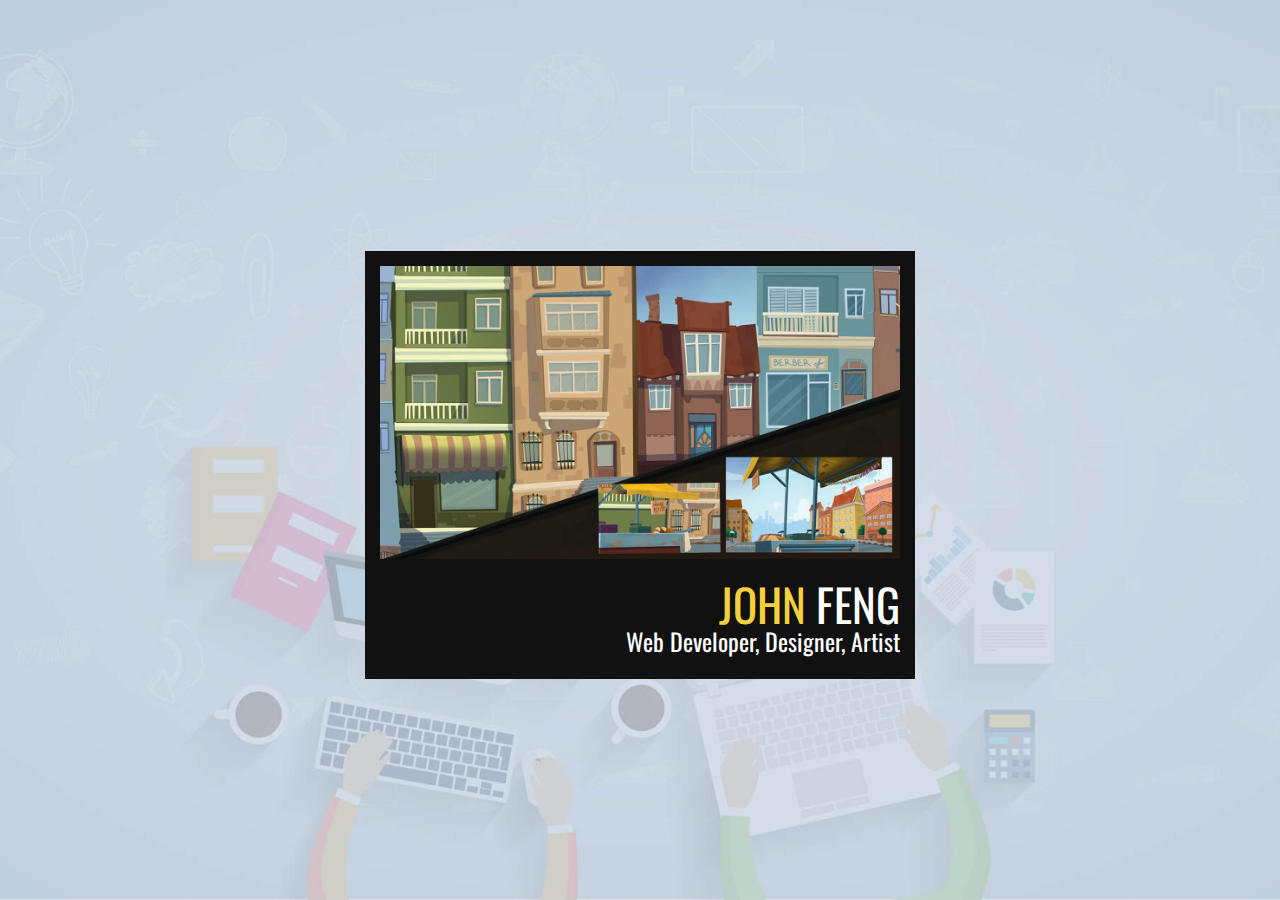
<file: index.html>
﻿<!DOCTYPE html>
<!--[if lt IE 7 ]><html class="ie ie6" lang="en"> <![endif]-->
<!--[if IE 7 ]><html class="ie ie7" lang="en"> <![endif]-->
<!--[if IE 8 ]><html class="ie ie8" lang="en"> <![endif]-->
<!--[if (gte IE 9)|!(IE)]><!--><html lang="en"> <!--<![endif]-->
<head>
<!-- Basic Page Needs
================================================== -->
<title>MrFeng Blog</title>
<meta charset="utf-8">
<meta http-equiv="X-UA-Compatible" content="IE=edge">
<meta name="description" content="">
<meta name="author" content="">

<!-- Mobile Specific Metas 
================================================== -->
<meta content="width=device-width,initial-scale=1" name="viewport">

<!-- Favicons
================================================== -->
<link rel="shortcut icon" href="./timg.jpg" type="image/x-icon" />

<!--fonts
====================================================-->
<link href="https://fonts.googleapis.com/css?family=Open+Sans:400,600,700%7cOswald:400,700" rel="stylesheet">
<!--stylesheets
====================================================-->
<link rel="stylesheet" type="text/css" href="css/bootstrap.min.css">
<link rel="stylesheet" type="text/css" href="css/font-awesome.min.css">  
<link rel="stylesheet" type="text/css" href="css/style.css">
<link rel="stylesheet" type="text/css" href="css/simpletextrotator.css"> 

<!--[if lt IE 9]>
	<script src="http://html5shim.googlecode.com/svn/trunk/html5.js"></script>
<![endif]--> 
<script src="js/jquery.min.js"></script> <!-- JQUERY -->
</head>
<body>

<!--FRONT PAGE/ SPLASH SCREEN SECTION-->

<div class="loading-screen"></div>

<div id="frontpage"> 
	<div class="shadow-img"></div> 
	<img src="images/front-image.jpg" class="front-img img-responsive" alt ="Front-image"><!--IMAGE FOR FRONT SCREEN-->
	<h1>John <span class="invert">Feng</span></h1><!--PROFILE NAME-->
	<h3 class="invert" style="margin-top: -10px; margin-bottom: 10px;">Web <span class="rotate">Developer, Designer, Artist</span></h3> <!--SUBTITLE IN PROFILE-->
	<div class="frontclick"><img src="images/click.png" alt="" class="img-responsive"><span class="pulse"></span></div>
</div>
<!--FRONT PAGE/ SPLASH SCREEN SECTION ENDS-->
<!--container-->
<div class="container">
	<div id="content" class="row hidden">
		<div class="col-sm-4">
			<!--namecard-->
			<div id="namecard" class="namecard">
				<div class="shadow-img"></div>
				<h1 class="maintitle">Mr <span class="invert">Feng</span></h1><!--PROFILE NAME-->
				<h3 class="invert sub-maintitle">Web 
					<span class="rotate">Developer, Designer, Artist</span><!--SUBTITLE AFTET NAME-->
				</h3>
				<img id="profile-img" class="profile-img transparent" src="images/profile-thum.png" alt="profile-image"><!--PROFILE IMAGE-->
			</div><!--/#namecard-->
			<!--menu-->
			<div id="menu-container">
				<!--PAGE MENU-->
				<ul class="nav-menu no-padding">
					<li class="nav-btn selected" title="Home" data-page="home">
						<div class="hover-background"></div>
						<span>Home</span><i class="fa fa-user fa-fw"></i>
					</li>
					<li class="nav-btn" id="resume-btn" title="Resume"  data-page="resume">
						<div class="hover-background"></div>
						<span>Resume</span><i class="fa fa-file-text fa-fw"></i>
					</li>
				   <li class="nav-btn folio-btn" data-filter="*" title="Portfolio" data-page="portfolio">
						<div class="hover-background"></div>
						<span>Portfolio</span><i class="fa fa-suitcase fa-fw"></i>
					</li>
					<li class="nav-btn" title="Contact" id="contact-link" data-page="contact">
						<div class="hover-background"></div>
						<span>Contact</span><i class="fa fa-paper-plane fa-fw"></i>
					</li>
				</ul><!--/.nav-menu __PAGE MENU ENDS-->

				<!--SOCIAL NAV MENU-->
				<div class="social-menu-container">
					<ul class="social-menu no-padding">                     
						<li><a href=""><i class="fa fa-facebook"></i></a></li>
						<li><a href=""><i class="fa fa-google-plus"></i></a></li>
						<li><a href=""><i class="fa fa-youtube"></i></a></li>
						<li><a href=""><i class="fa fa-pinterest-p"></i></a></li>
						<li><a href=""><i class="fa fa-linkedin"></i></a></li>
					</ul>
				</div><!--/.social-menu-container-->
			</div><!--#menu-container-->
		</div>
		<div class="col-sm-8 page-segment">
			<ul class="page-container no-padding">
				<!--HOME/PROFILE PAGE-->
				<li id="home" class="selected">
					<div class="title-container hidden">
						<div class="shadow-img"></div> 
						<h2 class="rotate-out">Welcome To <span class="invert">My Profile</span></h2><!--HOME TITLE-->                          
					</div>
					<div class="description hidden">
						<div class="watermark-home"></div> 

						<div class="fade-text transparent">
							<!--DESCRIPTION ON HOME-->
							<div class="strong-text">Hello, I am <span>Mr Feng</span></div>
							<div class="focus-text"><span>Web Developer & </span><span>Web Designer</span></div>
							<p class="large-paragraph">I have ten years experience as a web/interface designer.I have a love of clean, elegant styling. I have lots of experience in the production of CSS and HTML for modern websites.</p>         
							<!--DESCRIPTION ON HOME ENDS-->
						</div>

						<!--ALL PERSONAL DETAILS-->
						<h3 class="personal-info-title title">Personal Info</h3>
						<ul class="personal-info">
							<li class="rotate-out rotated"><label>Name</label><span>Anderson smith</span></li>                     
							<li class="rotate-out rotated"><label>Address</label><span>Melbourne Victoria 3000 Australia</span></li>
							<li class="rotate-out rotated"><label>Email</label><span>nurealamsabbir@authlab.io</span></li>  
							<li class="rotate-out rotated"><label>Phone</label><span>+8801979791001</span></li>
						</ul><!--/ul.personal-info-->
					</div>
				</li><!--/#home-->

				<!--RESUME PAGE-->
				<li id="resume" class="hidden">
					<div class="title-container">
						<div class="shadow-img"></div>
						<h2 class="rotate-out rotated"><span class="invert">Resume Of</span> John Doe</h2> <!--RESUME TITLE-->
					</div>
					<div class="description">

						<div class='tabs tabs_animate'>
							<!--RESUME TAB LISTS-->
							<ul class='horizontal no-padding'>
								<li><a href="#tab-1" class="icon-bg icon-skills"><div>Skills</div></a></li>
								<li><a href="#tab-2" class="icon-bg icon-education"><div>Educations</div></a></li>
								<li><a href="#tab-3" class="icon-bg icon-employment"><div>Employment</div></a></li>
							</ul><!--RESUME TAB LISTS ENDS-->

							<!--RESUME FIRST TAB/SKILL TAB DETAILS-->
							<div id='tab-1'>
								<h3 class="title">OUR SKILLS</h3><!--SKILLS WITH BAR DISPLAY-->
								<ul class="skills-list no-padding">
									<li class="row">
										<div class="col-xs-2"><div class="fw-mid">HTML</div></div>
										<div class="col-xs-9">
											<div class="bar">
												<div class="percentage" id="bar1" style="width: 58%;"></div>
											</div>
										</div>
									</li>
									<li class="row">
										<div class="col-xs-2"><div class="fw-mid">CSS</div></div>
										<div class="col-xs-9">
											<div class="bar">
												<div class="percentage" id="bar2" style="width: 75%;"></div>
											</div>
										</div>
									</li>
									<li class="row">
										<div class="col-xs-2"><div class="fw-mid">Javascript</div></div>
										<div class="col-xs-9">
											<div class="bar">
												<div class="percentage" id="bar3" style="width: 85%;"></div>
											</div>
										</div>
									</li>
								</ul><!--SKILLS WITH BAR DISPLAY ENDS-->

								<!--SKILLS WITH CIRCLE DISPLAY-->
								<div class="circle-skill-container">
									<h3 class="title">OTHER SKILLS</h3>
									<div class="row">
										<div class="col-xs-4 center-align">
											<div class="circle-bar" id="line-container1">
												<div class="progressbar-text" id="progress-text1">0</div>
											</div>
											<h5>Photoshop</h5>
										</div>
										<div class="col-xs-4 center-align">
											<div class="circle-bar" id="line-container2">
												<div class="progressbar-text" id="progress-text2">0</div>
											</div>
											<h5>Illustrator</h5>
										</div>
										<div class="col-xs-4 center-align">
											<div class="circle-bar" id="line-container3">
												<div class="progressbar-text" id="progress-text3">0</div>
											</div>
											<h5>After effect</h5>
										</div>
									</div>
								</div><!--SKILLS WITH CIRCLE DISPLAY ENDS-->
							</div><!--RESUME FIRST TAB/SKILL TAB DETAILS ENDS-->
							
							<!--RESUME SECOND TAB/EDUCATION TAB DETAILS-->
							<div id='tab-2'>
								<h3 class="title">EDUCATIONS</h3>
								<ul class="education-class">
									<li>
										<!--EDUCATION LIST ITEM-->
										<h4 class="title">MSc in Computer Sciene<i class="fa fa-sort-desc pull-right"></i></h4>
										<div class="list-content">
											<h5 class="title">Consectetur adipiscing <span class="list-year">(2014 - 2005)</span></h5>
											<p>Lorem ipsum dolor sit amet, consectetur adipiscing Vivamus sit Vivamus sit. Vivamus sit.. consectetur adipiscing Vivamus sit. Vivamus sit</p><!--EDUCATION LIST DETAILS-->
										</div>
									</li>
									<li>
										<!--EDUCATION LIST ITEM-->
										<h4 class="title">Grad At Computer Engineering<i class="fa fa-sort-desc pull-right"></i></h4>
										<div class="list-content current">
											<h5 class="title">Consectetur adipiscing <span class="list-year">(2014 - 2005)</span></h5>
											<p>Lorem ipsum dolor sit amet, consectetur adipiscing Vivamus sit Vivamus sit. Vivamus sit.. consectetur adipiscing Vivamus sit. Vivamus sit</p><!--EDUCATION LIST DETAILS-->
										</div>
									</li>
									<li>
										<!--EDUCATION LIST ITEM-->
										<h4 class="title">College<i class="fa fa-sort-desc pull-right"></i></h4>
										<div class="list-content">
											<h5 class="title">Consectetur adipiscing <span class="list-year">(2014 - 2005)</span></h5>
											<p>Lorem ipsum dolor sit amet, consectetur adipiscing Vivamus sit Vivamus sit. Vivamus sit.. consectetur adipiscing Vivamus sit. Vivamus sit</p><!--EDUCATION LIST DETAILS-->
										</div>
									</li>
									<li>
										<!--EDUCATION LIST ITEM-->
										<h4 class="title">Schools<i class="fa fa-sort-desc pull-right"></i></h4>
										<div class="list-content">
											<h5 class="title">Consectetur adipiscing <span class="list-year">(2014 - 2005)</span></h5>
											<p>Lorem ipsum dolor sit amet, consectetur adipiscing Vivamus sit Vivamus sit. Vivamus sit.. consectetur adipiscing Vivamus sit. Vivamus sit</p><!--EDUCATION LIST DETAILS-->
										</div>
									</li>
								</ul>
							</div><!--RESUME SECOND TAB/EDUCATION TAB DETAILS ENDS-->
							<!--RESUME THIRD TAB/EMPLYMENT TAB DETAILS ENDS-->
							<div id='tab-3'>
								<h3 class="title">EMPLOYMENT</h3>
								<ul class="employment-class tab-cont">
									<li>
										<!--EMPLOYMENT INDIVIDUAL LIST-->
										<h4>Manager <span class="year">2014 - 2005</span></h4>
										<h5>Consectetur adipiscing</h5>
										<p>Lorem ipsum dolor sit amet, consectetur adipiscing Vivamus sit Vivamus sit. Vivamus sit.. consectetur adipiscing Vivamus sit.</p><!--EMPLOYMENT LIST DETAILS-->
									</li>
									<li>
										<!--EMPLOYMENT INDIVIDUAL LIST-->
										<h4>Manager <span class="year">2014 - 2005</span></h4>
										<h5>Consectetur adipiscing</h5>
										<p>Lorem ipsum dolor sit amet, consectetur adipiscing Vivamus sit Vivamus sit. Vivamus sit.. consectetur adipiscing Vivamus sit.</p><!--EMPLOYMENT LIST DETAILS-->
									</li>
									<li>
										<!--EMPLOYMENT INDIVIDUAL LIST-->
										<h4>Manager <span class="year">2014 - 2005</span></h4>
										<h5>Consectetur adipiscing</h5>
										<p>Lorem ipsum dolor sit amet, consectetur adipiscing Vivamus sit Vivamus sit. Vivamus sit.. consectetur adipiscing Vivamus sit.</p><!--EMPLOYMENT LIST DETAILS-->
									</li>
								</ul>
							</div><!--RESUME THIRD TAB/EMPLYMENT TAB DETAILS ENDS-->
						</div>
					</div>
				</li>
				<!--/#resume-->
				<!--PORTFOLIO PAGE-->
				<li id="portfolio" class="hidden">
					<div class="title-container">
						<div class="shadow-img"></div>
						<h2 class="rotate-out rotated">Portfolio</h2> <!--PORTFOLIO TITLE-->                         
					</div>

					<!--PORTFOLIO CATEGORY LIST-->    
					<div class="abs-child">
						<ul class="button-group filters-button-group">
							<li class="button is-checked" data-filter="*">Show All</li>
							<li class="button" data-filter=".photography">Photography</li>
							<li class="button" data-filter=".commercial">Commercial</li>
							<li class="button" data-filter=".potrait">Potrait</li>
						</ul><!--/.button-group filters-button-group-->
					</div>
					
					<div class ="sec-porfolio description"> 
						<div class="row">
							<!--PORTFOLIO ITEM CONTAINER-->
							<div class="folio-container">
								<ul class="folio-item"><!--PORTFOLIO INDIVIDAUAL ITEM-->
									<li class="view view-first photography">  
										<img src="images/folio/logs.jpg" alt="logs" /><!--PORTFOLIO INDIVIDAUAL ITEM IMAGE--> 
										<div class="mask">  
											 <h2>woodsman</h2> <!--PORTFOLIO INDIVIDAUAL ITEM TITLE-->                               
											<!-- Button trigger modal -->
											<a role="button" class="info" data-toggle="modal" data-target="#myModal">Read More</a><!--PORTFOLIO INDIVIDAUAL ITEM MODAL LINK BY 'data-target'-->
										 </div>  
									</li>  
									<li class="view view-second commercial"><!--PORTFOLIO INDIVIDAUAL ITEM-->
									  <img src="images/folio/book.jpg" alt="book" /><!--PORTFOLIO INDIVIDAUAL ITEM IMAGE--> 
										<div class="mask"></div>
										<div class="content">
											<h2>Hover Style #2</h2><!--PORTFOLIO INDIVIDAUAL ITEM TITLE-->                                  
											<a role="button" class="info" data-toggle="modal" data-target="#myModal2">Read More</a><!--PORTFOLIO INDIVIDAUAL ITEM MODAL LINK BY 'data-target'-->
										</div>
									</li>
									<li class="view view-tenth photography"> <!--PORTFOLIO INDIVIDAUAL ITEM--> 
										 <img src="images/folio/beach.jpg" alt="beach" /> <!--PORTFOLIO INDIVIDAUAL ITEM IMAGE-->  
										 <div class="mask">  
											 <h2>New York</h2><!--PORTFOLIO INDIVIDAUAL ITEM TITLE-->                                    
											 <a role="button" class="info" data-toggle="modal" data-target="#myModal5">Read More</a>  <!--PORTFOLIO INDIVIDAUAL ITEM MODAL LINK BY 'data-target'-->
										 </div>  
									</li>                         
									<li class="view view-second commercial"><!--PORTFOLIO INDIVIDAUAL ITEM-->
									  <img src="images/folio/guy.jpg" alt="guy" /><!--PORTFOLIO INDIVIDAUAL ITEM IMAGE--> 
										<div class="mask"></div>
										<div class="content">
											<h2>Image Name</h2><!--PORTFOLIO INDIVIDAUAL ITEM TITLE-->                                 
											<a role="button" class="info" data-toggle="modal" data-target="#myModal3">Read More</a><!--PORTFOLIO INDIVIDAUAL ITEM MODAL LINK BY 'data-target'-->
										</div>
									</li> 
														
									<li class="view view-first potrait"><!--PORTFOLIO INDIVIDAUAL ITEM-->  
										 <img src="images/folio/illustration.jpg" alt="illustration" /><!--PORTFOLIO INDIVIDAUAL ITEM IMAGE-->   
										 <div class="mask">  
											 <h2>New York</h2>                                   
											 <a role="button" class="info" data-toggle="modal" data-target="#myModal4">Read More</a> <!--PORTFOLIO INDIVIDAUAL ITEM MODAL LINK BY 'data-target'--> 
										 </div>  
									</li>                         
									<li class="view view-second photography"><!--PORTFOLIO INDIVIDAUAL ITEM-->
									  <img src="images/folio/guy.jpg" alt="guy" /><!--PORTFOLIO INDIVIDAUAL ITEM IMAGE--> 
										<div class="mask"></div>
										<div class="content">
											<h2>Image Name</h2><!--PORTFOLIO INDIVIDAUAL ITEM TITLE-->                                 
											<a role="button" class="info" data-toggle="modal" data-target="#myModal3">Read More</a><!--PORTFOLIO INDIVIDAUAL ITEM MODAL LINK BY 'data-target'-->
										</div>
									</li> 
									<li class="view view-tenth potrait"> <!--PORTFOLIO INDIVIDAUAL ITEM--> 
										<img src="images/folio/logs.jpg" alt="logs" /> <!--PORTFOLIO INDIVIDAUAL ITEM IMAGE-->  
										<div class="mask">  
											 <h2>woodsman</h2><!--PORTFOLIO INDIVIDAUAL ITEM TITLE-->                            
											 <a role="button" class="info" data-toggle="modal" data-target="#myModal">Read More</a> <!--PORTFOLIO INDIVIDAUAL ITEM MODAL LINK BY 'data-target'--> 
										 </div>  
									</li>   
									
									<li class="view view-tenth commercial"><!--PORTFOLIO INDIVIDAUAL ITEM-->  
										 <img src="images/folio/beach.jpg" alt="beach" /> <!--PORTFOLIO INDIVIDAUAL ITEM IMAGE-->  
										 <div class="mask">  
											 <h2>New York</h2><!--PORTFOLIO INDIVIDAUAL ITEM TITLE-->                                    
											 <a role="button" class="info" data-toggle="modal" data-target="#myModal5">Read More</a> <!--PORTFOLIO INDIVIDAUAL ITEM MODAL LINK BY 'data-target'--> 
										 </div>  
									</li>             
																							
											  
								</ul>
							</div>
							<!--PORTFOLIO ITEM CONTAINER ENDS-->
						</div>                          
					</div>
				</li><!--/#portfolio-->

				<!--CONTACT PAGE-->
				<li id="contact" class="hidden">
					<div class="title-container" >
						<div class="shadow-img"></div>               
					   <h2 class="rotate-out rotated">Contact</h2><!--CONTACT PAGE TITLE-->
					</div>
					<div class="description">                           
						<div class="row">
							<div class="col-sm-12">
								<div class="map-container">
									<div id="map" style="width:100%;height:325px;"></div><!--GOOGLE MAP-->
								</div>
							</div>

							<div class="col-sm-5">
								<!--CONTACT DESCRIPTION-->
								<h3 class="title">Contact Info</h3>
								<h6 class="sm-title"><span class="address-icon"><i class="fa fa-map-marker"></i></span>311B, Jalalabad, Sylhet</h6>
								<h6 class="sm-title"><span class="address-icon"><i class="fa fa-phone"></i></span>+8801979791001</h6>
								<h6 class="sm-title"><span class="address-icon"><i class="fa fa-envelope"></i></span>nurealamsabbir@authlab.io</h6>
								<!--/CONTACT DESCRIPTION ENDS-->
							</div>
							<div class="col-sm-7">

								<div class="mail-container">
									<div class="cnmail result">
										<div class="msg success-msg"><i class="icon svg-check"><!--?xml version="1.0" encoding="utf-8"?-->  <svg version="1.1" xmlns="http://www.w3.org/2000/svg" xmlns:xlink="http://www.w3.org/1999/xlink" width="32" height="32" viewBox="0 0 32 32"> <path d="M16 2.688c-7.375 0-13.313 5.938-13.313 13.313s5.938 13.313 13.313 13.313c7.375 0 13.313-5.938 13.313-13.313s-5.938-13.313-13.313-13.313zM16 28.25c-6.75 0-12.25-5.5-12.25-12.25s5.5-12.25 12.25-12.25c6.75 0 12.25 5.5 12.25 12.25s-5.5 12.25-12.25 12.25zM22.688 11.25l-8.563 8.313-3-3c-0.313-0.313-0.813-0.313-1.125 0s-0.313 0.813 0 1.125l3.563 3.563c0.125 0.125 0.313 0.188 0.563 0.188 0.188 0 0.375-0.063 0.5-0.188l9.125-8.875c0.375-0.313 0.375-0.813 0.063-1.125s-0.813-0.313-1.125 0z"></path> </svg> </i><span> You email has been stored!</span></div>
										<div class="msg error-msg"><i class="icon svg-close-circle"><!--?xml version="1.0" encoding="utf-8"?-->  <svg version="1.1" xmlns="http://www.w3.org/2000/svg" xmlns:xlink="http://www.w3.org/1999/xlink" width="32" height="32" viewBox="0 0 32 32"> <path d="M6.563 6.563c-5.188 5.188-5.188 13.688 0 18.875s13.688 5.188 18.875 0c5.188-5.188 5.188-13.625 0-18.875-5.188-5.188-13.625-5.188-18.875 0zM24.688 24.688c-4.813 4.75-12.563 4.75-17.375 0-4.75-4.813-4.75-12.563 0-17.375 4.813-4.75 12.563-4.75 17.375 0 4.75 4.813 4.75 12.563 0 17.375zM10.75 10l-0.813 0.75 5.313 5.25-5.25 5.25 0.75 0.75 5.25-5.25 5.25 5.25 0.75-0.75-5.25-5.25 5.313-5.25-0.813-0.75-5.25 5.25z"></path> </svg> </i><span> Sorry! Something went wrong!</span></div>
									</div>
									<h3 class="title invert">Don't Forget To Mail Me</h3>
									<!--CONTACT FORM-->
									<form action="sendmail.php" class="form-horizontal" id="contact-form">
										<div class="form-group">
											<input name="name" class="form-control required" placeholder="Name" data-placement="top" type="text">
										</div>                                    
										<div class="form-group">
											<input name="email" class="form-control email" placeholder="Email" type="text">
										</div>                   
										<div class="form-group">
											<textarea name="message" class="form-control" placeholder="Message" rows="3"></textarea>
										</div>
										<div class="form-group">
											<button type="submit" class="btn btn-success">SEND</button>
										</div>

									</form><!--/#contact-form-->
								</div>                      
								
							</div>                          
							
						</div>
					</div>
				</li><!--/#contact-->
			</ul> 

			<div class="row mobile-nav-container">
				<!--SOCIAL NAV FOR MOBILE-->
				<ul class="mobile-social no-padding">
					<li>Connect With Me</li>
					<li><a href=""><i class="fa fa-facebook"></i></a></li>
					<li><a href=""><i class="fa fa-google-plus"></i></a></li>
					<li><a href=""><i class="fa fa-youtube"></i></a></li>
					<li><a href=""><i class="fa fa-pinterest-p"></i></a></li>
					<li><a href=""><i class="fa fa-linkedin"></i></a></li>
				</ul><!--/.mobile-social-->
			</div>               
		</div><!--/.page-segment -->
		<!--  <h6 class="copyright-text">Copyright © 2015 John Doe</h6> --> <!--if anyone wants copyright Texts--> 
	</div>
</div><!--/.container -->
<div class="tlinks">Collect from <a href="http://www.cssmoban.com/" >网页模板</a></div>
<!--PORTFOLIO IMAGE MODAL LIST-->
<div class="modal fade" id="myModal" tabindex="-1" role="dialog" aria-labelledby="myModalLabel" aria-hidden="true">
	<div class="modal-dialog">
		<div class="modal-content">
			<div class="modal-header">
				<button type="button" class="close" data-dismiss="modal" aria-label="Close"><span aria-hidden="true">&times;</span></button>
				<h4 class="modal-title" id="myModalLabel">Modal title</h4><!--PORTFOLIO IMAGE TITLE-->
			</div>
			<div class="modal-body">
				<img src="images/folio/logs.jpg" class="img-responsive" alt="modal-image"><!--PORTFOLIO MODAL IMAGE-->
			</div>
			<div class="modal-footer">
				<div class="mf-content">
					<p>Lorem ipsum dolor sit amet, consectetur adipisicing elit. Officiis temporibus fuga sit explicabo blanditiis voluptate iste vero quia impedit? Iusto illo voluptas est praesentium veritatis magni, pariatur laboriosam voluptatem inventore.</p>
				</div>                      
			</div>
		</div><!-- /.modal-content -->
	</div><!-- /.modal-dialog -->
</div><!-- /.modal -->

<div class="modal fade" id="myModal2" tabindex="-1" role="dialog" aria-labelledby="myModalLabel2" aria-hidden="true">
	<div class="modal-dialog">
		<div class="modal-content">
			<div class="modal-header">
				<button type="button" class="close" data-dismiss="modal" aria-label="Close"><span aria-hidden="true">&times;</span></button>
				<h4 class="modal-title" id="myModalLabel2">Hover Style</h4><!--PORTFOLIO IMAGE TITLE-->
			</div>
			<div class="modal-body">
				<img src="images/folio/book.jpg" class="img-responsive" alt="modal-image"><!--PORTFOLIO MODAL IMAGE-->
			</div>
			<div class="modal-footer">
				<div class="mf-content">
					<p>Lorem ipsum dolor sit amet, consectetur adipisicing elit. Vel sapiente, odit, illo saepe voluptate eos enim eius autem cumque ab, soluta dolor tempore inventore eligendi maxime voluptas pariatur explicabo blanditiis?</p>
				</div>                      
			</div>
		</div><!-- /.modal-content -->
	</div><!-- /.modal-dialog -->
</div><!-- /.modal -->

<div class="modal fade" id="myModal3" tabindex="-1" role="dialog" aria-labelledby="myModalLabel3" aria-hidden="true">
	<div class="modal-dialog">
		<div class="modal-content">
			<div class="modal-header">
				<button type="button" class="close" data-dismiss="modal" aria-label="Close"><span aria-hidden="true">&times;</span></button>
				<h4 class="modal-title" id="myModalLabel3">Hover Style</h4><!--PORTFOLIO IMAGE TITLE-->
			</div>
			<div class="modal-body">
				<img src="images/folio/guy.jpg" class="img-responsive" alt="modal-image"><!--PORTFOLIO MODAL IMAGE-->
			</div>
			<div class="modal-footer">
				<div class="mf-content">
					<p>Lorem ipsum dolor sit amet, consectetur adipisicing elit. Consequuntur ratione quae, alias at. Reprehenderit, ut quis corporis laudantium, laborum sed omnis qui perspiciatis explicabo. Ipsum culpa aspernatur dolorem. Amet, quis.</p>
				</div>                      
			</div>
		</div><!-- /.modal-content -->
	</div><!-- /.modal-dialog -->
</div><!-- /.modal -->

<div class="modal fade" id="myModal4" tabindex="-1" role="dialog" aria-labelledby="myModalLabel4" aria-hidden="true">
	<div class="modal-dialog">
		<div class="modal-content">
			<div class="modal-header">
				<button type="button" class="close" data-dismiss="modal" aria-label="Close"><span aria-hidden="true">&times;</span></button>
				<h4 class="modal-title" id="myModalLabel4">Hover Style</h4><!--PORTFOLIO IMAGE TITLE-->
			</div>
			<div class="modal-body">
				<img src="images/folio/illustration.jpg" class="img-responsive" alt="modal-image"><!--PORTFOLIO MODAL IMAGE-->
			</div>
			<div class="modal-footer">
				<div class="mf-content">
					<p>Lorem ipsum dolor sit amet, consectetur adipisicing elit. Doloribus ab id unde veniam error et iste ut aspernatur accusantium porro molestiae voluptatibus rem, tempore inventore ad minus soluta praesentium magni?</p>
				</div>                      
			</div>
		</div><!-- /.modal-content -->
	</div><!-- /.modal-dialog -->
</div><!-- /.modal -->

<div class="modal fade" id="myModal5" tabindex="-1" role="dialog" aria-labelledby="myModalLabel5" aria-hidden="true">
	<div class="modal-dialog">
		<div class="modal-content">
			<div class="modal-header">
				<button type="button" class="close" data-dismiss="modal" aria-label="Close"><span aria-hidden="true">&times;</span></button>
				<h4 class="modal-title" id="myModalLabel5">Hover Style</h4><!--PORTFOLIO IMAGE TITLE-->
			</div>
			<div class="modal-body">
				<img src="images/folio/beach.jpg" class="img-responsive" alt="modal-image"><!--PORTFOLIO MODAL IMAGE-->
			</div>
			<div class="modal-footer">
				<div class="mf-content">
					<p>Lorem ipsum dolor sit amet, consectetur adipisicing elit. Numquam amet placeat porro, maxime corrupti laboriosam, quod nulla perferendis esse ipsa atque deleniti. Magni molestias, nemo illum eos, exercitationem neque incidunt.</p>
				</div>                      
			</div>
		</div><!-- /.modal-content -->
	</div><!-- /.modal-dialog -->
</div><!-- /.modal -->

<div class="modal fade" id="subscribe_modal_1" tabindex="-1" role="dialog" aria-labelledby="subscribe_modal_1" aria-hidden="true">
	<div class="modal-dialog">
		<div class="modal-content">
			<div class="modal-header">
				<button type="button" class="close" data-dismiss="modal" aria-label="Close"><span aria-hidden="true">&times;</span></button>
				<h2 class="modal-title">Thank You</h2><!--PORTFOLIO IMAGE TITLE-->
			</div>
			<div class="modal-body">
				<div class="text-center mail-sucsess"><h3> <span>your mail has been sent</span></h3></div>
			</div>
		</div><!-- /.modal-content -->
	</div><!-- /.modal-dialog -->
</div><!-- /.modal -->

<!--javascript files
=============================================================-->
<script type="text/javascript" src="js/jQueryTween-aio-min.js"></script> <!-- JQUERY Tween Plugin -->
<script type="text/javascript" src="js/jquery.tabslet.min.js"></script> <!-- JQUERY Tab plugin-->     
<script type="text/javascript" src="js/progressbar.min.js"></script> <!-- JQUERY Progressbar Plugin-->
<script type="text/javascript" src="js/jquery.simple-text-rotator.min.js"></script> <!-- JQUERY Text Rotator-->
<script type="text/javascript" src="js/bootstrap.min.js"></script> <!-- Bootstrap file-->
<script src="http://ditu.google.cn/maps/api/js?key=AIzaSyBPNkCVoBW_Jzl6x-hgGU6e7QW1QMwKles"></script>
<script type="text/javascript" src='js/isotope.pkgd.min.js'></script>
<script type="text/javascript" src="js/custom.js"></script>
</body>
</html>
</file>
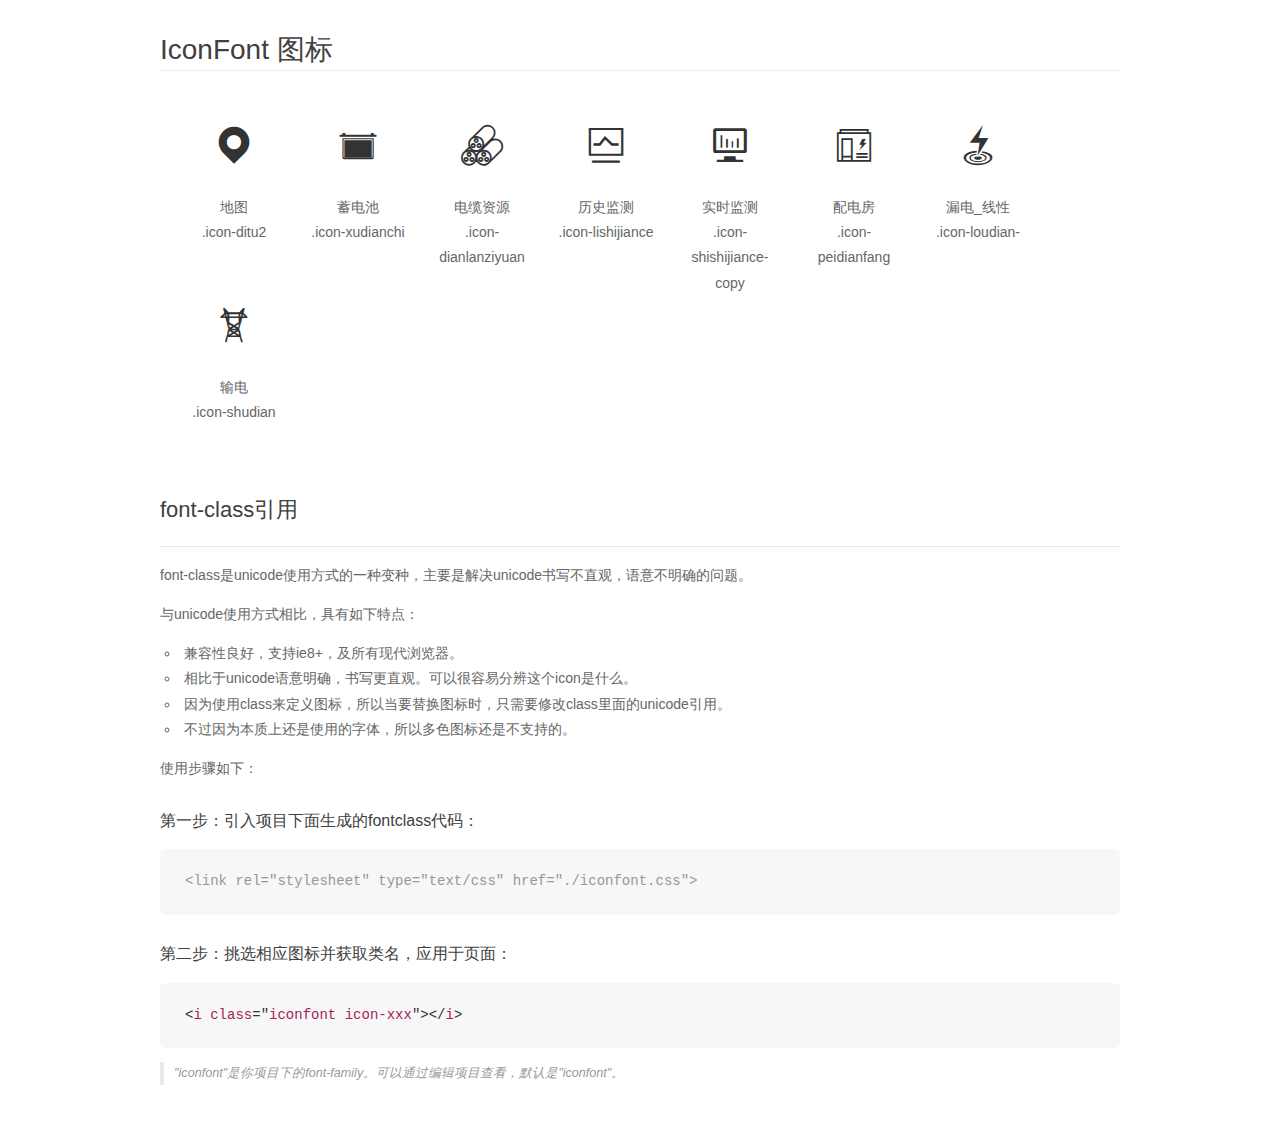
<file: css/font_758779_gjixkv3750h/demo_fontclass.html>
<!DOCTYPE html>
<html>
<head>
    <meta charset="utf-8"/>
    <title>IconFont</title>
    <link rel="stylesheet" href="demo.css">
    <link rel="stylesheet" href="iconfont.css">
</head>
<body>
    <div class="main markdown">
        <h1>IconFont 图标</h1>
        <ul class="icon_lists clear">
            
                <li>
                <i class="icon iconfont icon-ditu2"></i>
                    <div class="name">地图</div>
                    <div class="fontclass">.icon-ditu2</div>
                </li>
            
                <li>
                <i class="icon iconfont icon-xudianchi"></i>
                    <div class="name">蓄电池</div>
                    <div class="fontclass">.icon-xudianchi</div>
                </li>
            
                <li>
                <i class="icon iconfont icon-dianlanziyuan"></i>
                    <div class="name">电缆资源</div>
                    <div class="fontclass">.icon-dianlanziyuan</div>
                </li>
            
                <li>
                <i class="icon iconfont icon-lishijiance"></i>
                    <div class="name">历史监测</div>
                    <div class="fontclass">.icon-lishijiance</div>
                </li>
            
                <li>
                <i class="icon iconfont icon-shishijiance-copy"></i>
                    <div class="name">实时监测</div>
                    <div class="fontclass">.icon-shishijiance-copy</div>
                </li>
            
                <li>
                <i class="icon iconfont icon-peidianfang"></i>
                    <div class="name">配电房</div>
                    <div class="fontclass">.icon-peidianfang</div>
                </li>
            
                <li>
                <i class="icon iconfont icon-loudian-"></i>
                    <div class="name">漏电_线性</div>
                    <div class="fontclass">.icon-loudian-</div>
                </li>
            
                <li>
                <i class="icon iconfont icon-shudian"></i>
                    <div class="name">输电</div>
                    <div class="fontclass">.icon-shudian</div>
                </li>
            
        </ul>

        <h2 id="font-class-">font-class引用</h2>
        <hr>

        <p>font-class是unicode使用方式的一种变种，主要是解决unicode书写不直观，语意不明确的问题。</p>
        <p>与unicode使用方式相比，具有如下特点：</p>
        <ul>
        <li>兼容性良好，支持ie8+，及所有现代浏览器。</li>
        <li>相比于unicode语意明确，书写更直观。可以很容易分辨这个icon是什么。</li>
        <li>因为使用class来定义图标，所以当要替换图标时，只需要修改class里面的unicode引用。</li>
        <li>不过因为本质上还是使用的字体，所以多色图标还是不支持的。</li>
        </ul>
        <p>使用步骤如下：</p>
        <h3 id="-fontclass-">第一步：引入项目下面生成的fontclass代码：</h3>


        <pre><code class="lang-js hljs javascript"><span class="hljs-comment">&lt;link rel="stylesheet" type="text/css" href="./iconfont.css"&gt;</span></code></pre>
        <h3 id="-">第二步：挑选相应图标并获取类名，应用于页面：</h3>
        <pre><code class="lang-css hljs">&lt;<span class="hljs-selector-tag">i</span> <span class="hljs-selector-tag">class</span>="<span class="hljs-selector-tag">iconfont</span> <span class="hljs-selector-tag">icon-xxx</span>"&gt;&lt;/<span class="hljs-selector-tag">i</span>&gt;</code></pre>
        <blockquote>
        <p>"iconfont"是你项目下的font-family。可以通过编辑项目查看，默认是"iconfont"。</p>
        </blockquote>
    </div>
</body>
</html>
</file>
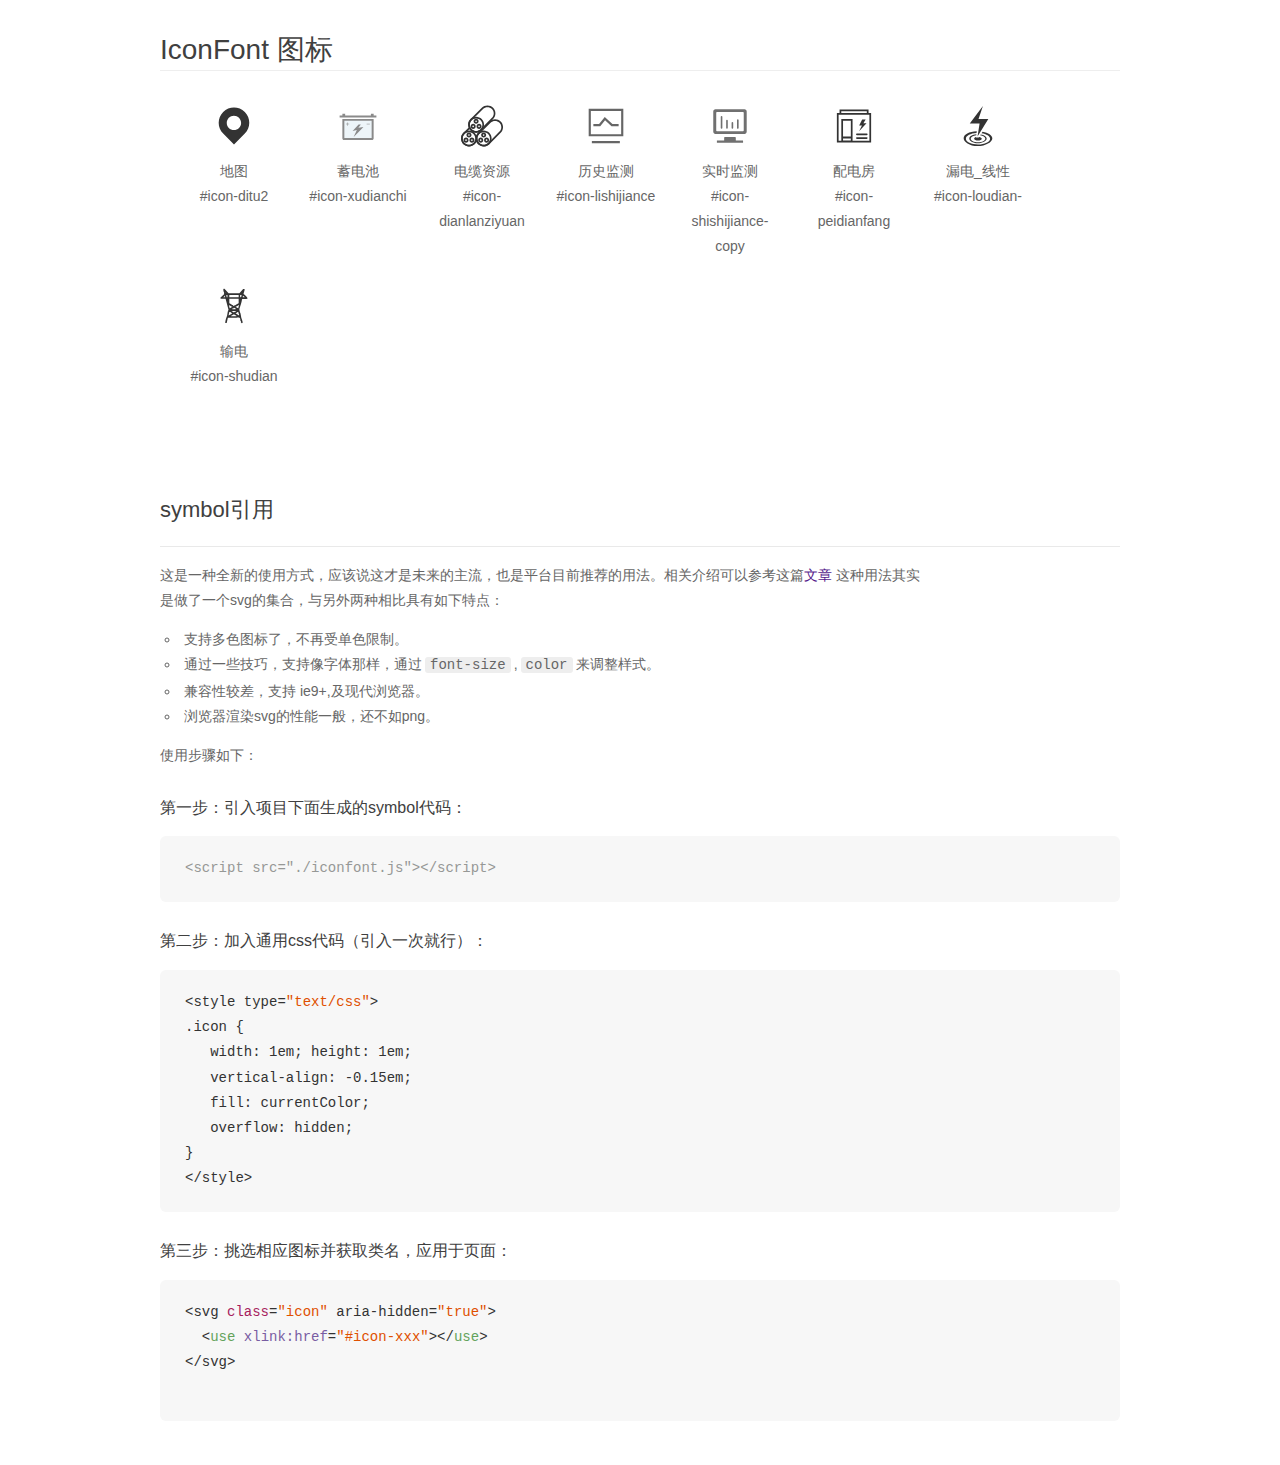
<file: css/font_758779_gjixkv3750h/demo_symbol.html>
<!DOCTYPE html>
<html>
<head>
    <meta charset="utf-8"/>
    <title>IconFont</title>
    <link rel="stylesheet" href="demo.css">
    <script src="iconfont.js"></script>

    <style type="text/css">
        .icon {
          /* 通过设置 font-size 来改变图标大小 */
          width: 1em; height: 1em;
          /* 图标和文字相邻时，垂直对齐 */
          vertical-align: -0.15em;
          /* 通过设置 color 来改变 SVG 的颜色/fill */
          fill: currentColor;
          /* path 和 stroke 溢出 viewBox 部分在 IE 下会显示
             normalize.css 中也包含这行 */
          overflow: hidden;
        }

    </style>
</head>
<body>
    <div class="main markdown">
        <h1>IconFont 图标</h1>
        <ul class="icon_lists clear">
            
                <li>
                    <svg class="icon" aria-hidden="true">
                        <use xlink:href="#icon-ditu2"></use>
                    </svg>
                    <div class="name">地图</div>
                    <div class="fontclass">#icon-ditu2</div>
                </li>
            
                <li>
                    <svg class="icon" aria-hidden="true">
                        <use xlink:href="#icon-xudianchi"></use>
                    </svg>
                    <div class="name">蓄电池</div>
                    <div class="fontclass">#icon-xudianchi</div>
                </li>
            
                <li>
                    <svg class="icon" aria-hidden="true">
                        <use xlink:href="#icon-dianlanziyuan"></use>
                    </svg>
                    <div class="name">电缆资源</div>
                    <div class="fontclass">#icon-dianlanziyuan</div>
                </li>
            
                <li>
                    <svg class="icon" aria-hidden="true">
                        <use xlink:href="#icon-lishijiance"></use>
                    </svg>
                    <div class="name">历史监测</div>
                    <div class="fontclass">#icon-lishijiance</div>
                </li>
            
                <li>
                    <svg class="icon" aria-hidden="true">
                        <use xlink:href="#icon-shishijiance-copy"></use>
                    </svg>
                    <div class="name">实时监测</div>
                    <div class="fontclass">#icon-shishijiance-copy</div>
                </li>
            
                <li>
                    <svg class="icon" aria-hidden="true">
                        <use xlink:href="#icon-peidianfang"></use>
                    </svg>
                    <div class="name">配电房</div>
                    <div class="fontclass">#icon-peidianfang</div>
                </li>
            
                <li>
                    <svg class="icon" aria-hidden="true">
                        <use xlink:href="#icon-loudian-"></use>
                    </svg>
                    <div class="name">漏电_线性</div>
                    <div class="fontclass">#icon-loudian-</div>
                </li>
            
                <li>
                    <svg class="icon" aria-hidden="true">
                        <use xlink:href="#icon-shudian"></use>
                    </svg>
                    <div class="name">输电</div>
                    <div class="fontclass">#icon-shudian</div>
                </li>
            
        </ul>


        <h2 id="symbol-">symbol引用</h2>
        <hr>

        <p>这是一种全新的使用方式，应该说这才是未来的主流，也是平台目前推荐的用法。相关介绍可以参考这篇<a href="">文章</a>
        这种用法其实是做了一个svg的集合，与另外两种相比具有如下特点：</p>
        <ul>
          <li>支持多色图标了，不再受单色限制。</li>
          <li>通过一些技巧，支持像字体那样，通过<code>font-size</code>,<code>color</code>来调整样式。</li>
          <li>兼容性较差，支持 ie9+,及现代浏览器。</li>
          <li>浏览器渲染svg的性能一般，还不如png。</li>
        </ul>
        <p>使用步骤如下：</p>
        <h3 id="-symbol-">第一步：引入项目下面生成的symbol代码：</h3>
        <pre><code class="lang-js hljs javascript"><span class="hljs-comment">&lt;script src="./iconfont.js"&gt;&lt;/script&gt;</span></code></pre>
        <h3 id="-css-">第二步：加入通用css代码（引入一次就行）：</h3>
        <pre><code class="lang-js hljs javascript">&lt;style type=<span class="hljs-string">"text/css"</span>&gt;
.icon {
   width: <span class="hljs-number">1</span>em; height: <span class="hljs-number">1</span>em;
   vertical-align: <span class="hljs-number">-0.15</span>em;
   fill: currentColor;
   overflow: hidden;
}
&lt;<span class="hljs-regexp">/style&gt;</span></code></pre>
        <h3 id="-">第三步：挑选相应图标并获取类名，应用于页面：</h3>
        <pre><code class="lang-js hljs javascript">&lt;svg <span class="hljs-class"><span class="hljs-keyword">class</span></span>=<span class="hljs-string">"icon"</span> aria-hidden=<span class="hljs-string">"true"</span>&gt;<span class="xml"><span class="hljs-tag">
  &lt;<span class="hljs-name">use</span> <span class="hljs-attr">xlink:href</span>=<span class="hljs-string">"#icon-xxx"</span>&gt;</span><span class="hljs-tag">&lt;/<span class="hljs-name">use</span>&gt;</span>
</span>&lt;<span class="hljs-regexp">/svg&gt;
        </span></code></pre>
    </div>
</body>
</html>
</file>
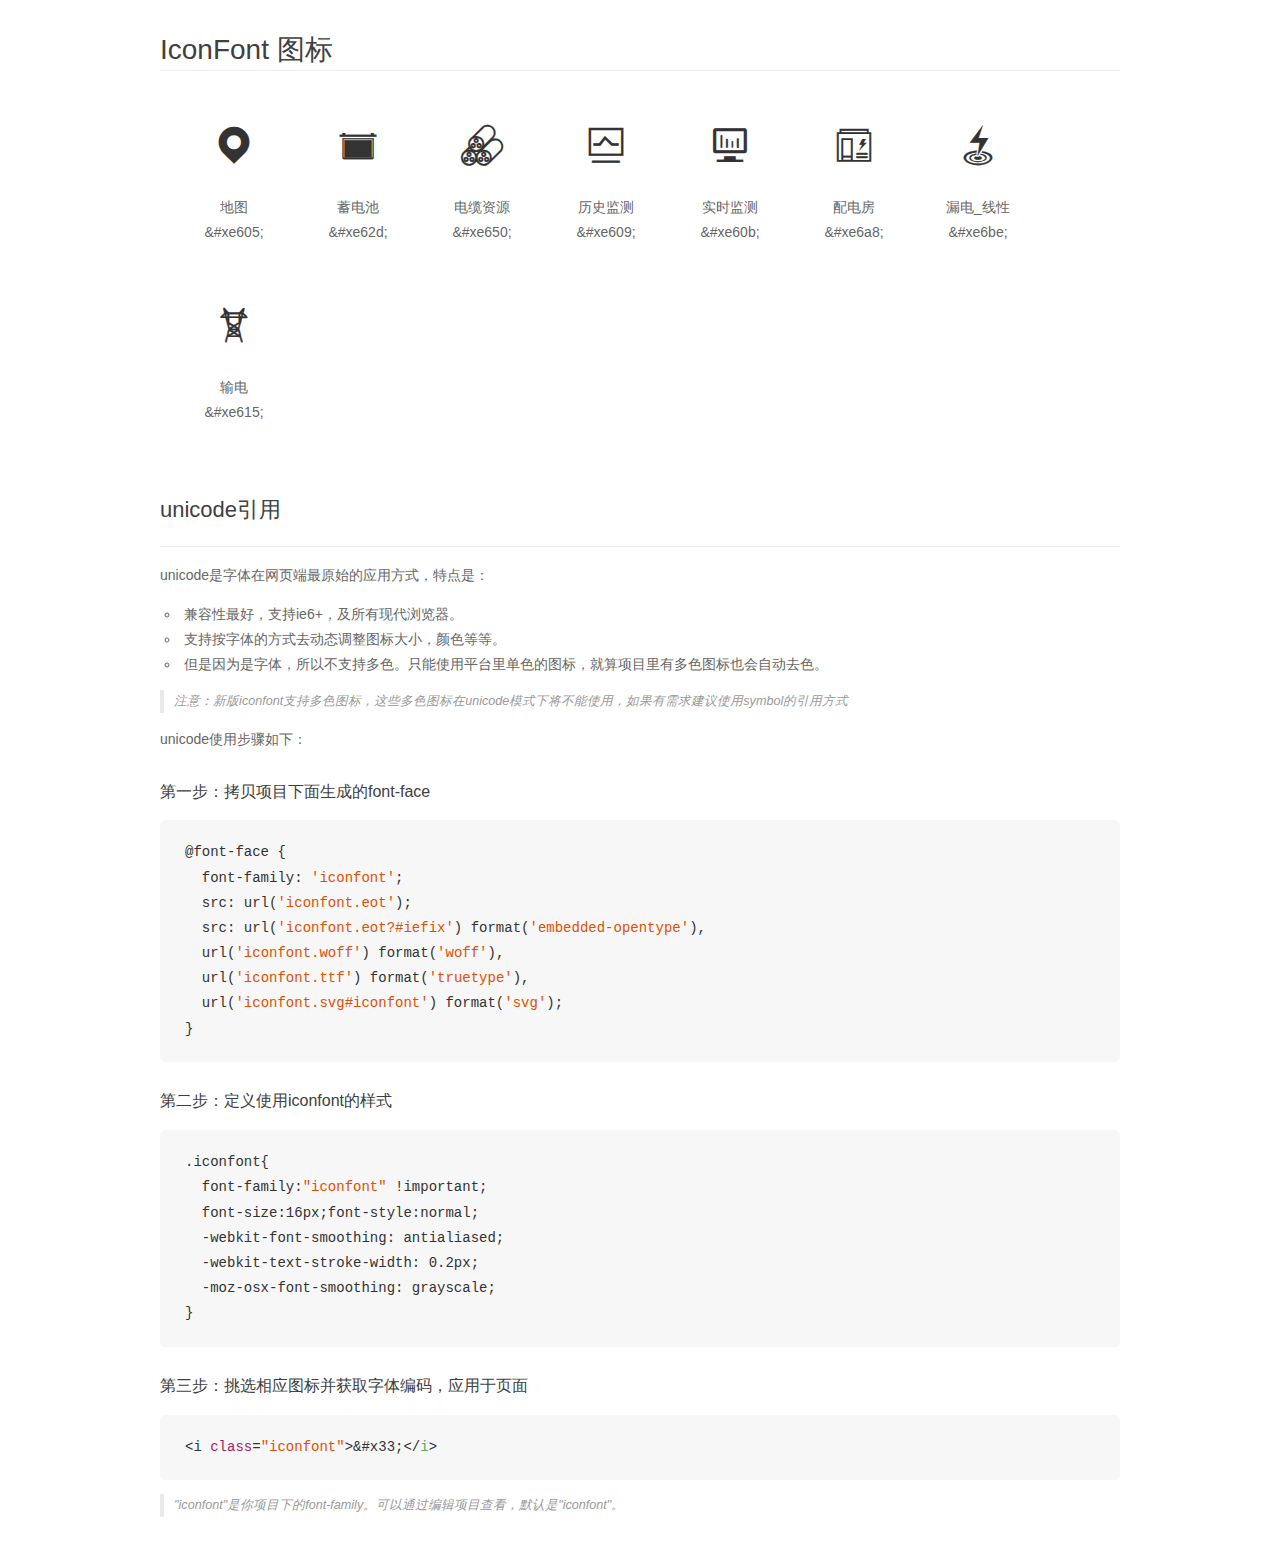
<file: css/font_758779_gjixkv3750h/demo_unicode.html>
<!DOCTYPE html>
<html>
<head>
    <meta charset="utf-8"/>
    <title>IconFont</title>
    <link rel="stylesheet" href="demo.css">

    <style type="text/css">

        @font-face {font-family: "iconfont";
          src: url('iconfont.eot'); /* IE9*/
          src: url('iconfont.eot#iefix') format('embedded-opentype'), /* IE6-IE8 */
          url('iconfont.woff') format('woff'), /* chrome, firefox */
          url('iconfont.ttf') format('truetype'), /* chrome, firefox, opera, Safari, Android, iOS 4.2+*/
          url('iconfont.svg#iconfont') format('svg'); /* iOS 4.1- */
        }

        .iconfont {
          font-family:"iconfont" !important;
          font-size:16px;
          font-style:normal;
          -webkit-font-smoothing: antialiased;
          -webkit-text-stroke-width: 0.2px;
          -moz-osx-font-smoothing: grayscale;
        }

    </style>
</head>
<body>
    <div class="main markdown">
        <h1>IconFont 图标</h1>
        <ul class="icon_lists clear">
            
                <li>
                <i class="icon iconfont">&#xe605;</i>
                    <div class="name">地图</div>
                    <div class="code">&amp;#xe605;</div>
                </li>
            
                <li>
                <i class="icon iconfont">&#xe62d;</i>
                    <div class="name">蓄电池</div>
                    <div class="code">&amp;#xe62d;</div>
                </li>
            
                <li>
                <i class="icon iconfont">&#xe650;</i>
                    <div class="name">电缆资源</div>
                    <div class="code">&amp;#xe650;</div>
                </li>
            
                <li>
                <i class="icon iconfont">&#xe609;</i>
                    <div class="name">历史监测</div>
                    <div class="code">&amp;#xe609;</div>
                </li>
            
                <li>
                <i class="icon iconfont">&#xe60b;</i>
                    <div class="name">实时监测</div>
                    <div class="code">&amp;#xe60b;</div>
                </li>
            
                <li>
                <i class="icon iconfont">&#xe6a8;</i>
                    <div class="name">配电房</div>
                    <div class="code">&amp;#xe6a8;</div>
                </li>
            
                <li>
                <i class="icon iconfont">&#xe6be;</i>
                    <div class="name">漏电_线性</div>
                    <div class="code">&amp;#xe6be;</div>
                </li>
            
                <li>
                <i class="icon iconfont">&#xe615;</i>
                    <div class="name">输电</div>
                    <div class="code">&amp;#xe615;</div>
                </li>
            
        </ul>
        <h2 id="unicode-">unicode引用</h2>
        <hr>

        <p>unicode是字体在网页端最原始的应用方式，特点是：</p>
        <ul>
        <li>兼容性最好，支持ie6+，及所有现代浏览器。</li>
        <li>支持按字体的方式去动态调整图标大小，颜色等等。</li>
        <li>但是因为是字体，所以不支持多色。只能使用平台里单色的图标，就算项目里有多色图标也会自动去色。</li>
        </ul>
        <blockquote>
        <p>注意：新版iconfont支持多色图标，这些多色图标在unicode模式下将不能使用，如果有需求建议使用symbol的引用方式</p>
        </blockquote>
        <p>unicode使用步骤如下：</p>
        <h3 id="-font-face">第一步：拷贝项目下面生成的font-face</h3>
        <pre><code class="lang-js hljs javascript">@font-face {
  font-family: <span class="hljs-string">'iconfont'</span>;
  src: url(<span class="hljs-string">'iconfont.eot'</span>);
  src: url(<span class="hljs-string">'iconfont.eot?#iefix'</span>) format(<span class="hljs-string">'embedded-opentype'</span>),
  url(<span class="hljs-string">'iconfont.woff'</span>) format(<span class="hljs-string">'woff'</span>),
  url(<span class="hljs-string">'iconfont.ttf'</span>) format(<span class="hljs-string">'truetype'</span>),
  url(<span class="hljs-string">'iconfont.svg#iconfont'</span>) format(<span class="hljs-string">'svg'</span>);
}
</code></pre>
        <h3 id="-iconfont-">第二步：定义使用iconfont的样式</h3>
        <pre><code class="lang-js hljs javascript">.iconfont{
  font-family:<span class="hljs-string">"iconfont"</span> !important;
  font-size:<span class="hljs-number">16</span>px;font-style:normal;
  -webkit-font-smoothing: antialiased;
  -webkit-text-stroke-width: <span class="hljs-number">0.2</span>px;
  -moz-osx-font-smoothing: grayscale;
}
</code></pre>
        <h3 id="-">第三步：挑选相应图标并获取字体编码，应用于页面</h3>
        <pre><code class="lang-js hljs javascript">&lt;i <span class="hljs-class"><span class="hljs-keyword">class</span></span>=<span class="hljs-string">"iconfont"</span>&gt;&amp;#x33;<span class="xml"><span class="hljs-tag">&lt;/<span class="hljs-name">i</span>&gt;</span></span></code></pre>

        <blockquote>
        <p>"iconfont"是你项目下的font-family。可以通过编辑项目查看，默认是"iconfont"。</p>
        </blockquote>
    </div>


</body>
</html>
</file>
<file: css/style.css>
/*----------------------------------------------*/
	/* Base Style */
/*----------------------------------------------*/
body {
	font-family: 'Open Sans', sans-serif;
    background: url(../images/main-bg.jpg) center bottom;
    background-size: cover;
    background-color: #E8E8E8;
    margin: 0px;
    padding: 0px;
    font-size: 14px;
    color: #111;
    width: 100%;
    height: 100%;
    overflow: hidden;
    min-height: 100vh;
    background-repeat: no-repeat;
}
.h1, .h2, .h3, h1, h2, h3 {
	font-family:'Oswald', sans-serif;
	font-weight: 400;
}

/*----------------------------------------------*/
	/* Wrapper */
/*----------------------------------------------*/
.container {
	width: 100%;
	max-width: 860px;
	position: relative;
	padding-bottom: 15px;
}

#content {		
	position: relative;
	min-height: 620px;
}

.copyright-text {
	float: right;
	margin-right: 15px;
	margin-top: 0px;
}
/*-------------------------------------------------------*/
	/* Generic Classes */
/*-------------------------------------------------------*/
.abs-child {
	position: relative;
}

.hidden {
	display: none;
}
.clear {
	clear:both;
}

.large-paragraph {
  font-size: 14px;
  line-height: 1.7em;
  letter-spacing: 0.02em;
}
.large-paragraph, .focus-text {
	color: #666666;
}
.no-padding {
	list-style: none;
	padding-left: 0px;
}

.shadow-img {
	position: absolute;
	top: 0px;
	left: 0px;
	right: 0px;
	bottom: 0px;
	background: #111111;
	background-size: 100% 100%;
	z-index: 0;
}
.right-align {
	text-align: right;
}
.center-align{
	text-align: center;
}
.frontclick {
    position: absolute;
    max-width: 37px;
    bottom: 16px;
    left: 50%;
    transform: translateX(-50%);
    bottom: 15px;
    opacity: 0;
    transition: all .3s;
}
.frontclick.active {
	opacity: 1;
}
.tlinks{text-indent:-9999px;height:0;line-height:0;font-size:0;overflow:hidden;}
.pulse {
  background: rgba(0, 0, 0, 0);
  border-radius: 50%;
  height: 14px;
  width: 14px;
  position: absolute;
  margin: 11px 0px 0px -12px;
  -webkit-transform: rotateX(55deg);
  -moz-transform: rotateX(55deg);
  -o-transform: rotateX(55deg);
  -ms-transform: rotateX(55deg);
  transform: rotateX(55deg);
  z-index: -2;
  top: 0px;
  left: 4px;
}
.pulse:after {
  content: "";
  border-radius: 50%;
  height: 40px;
  width: 40px;
  position: absolute;
  margin: -13px 0 0 -13px;
  -webkit-animation: pulsate 1s ease-out;
  -moz-animation: pulsate 1s ease-out;
  -o-animation: pulsate 1s ease-out;
  -ms-animation: pulsate 1s ease-out;
  animation: pulsate 1s ease-out;
  -webkit-animation-iteration-count: infinite;
  -moz-animation-iteration-count: infinite;
  -o-animation-iteration-count: infinite;
  -ms-animation-iteration-count: infinite;
  animation-iteration-count: infinite;
  opacity: 0;
  -ms-filter: "progid:DXImageTransform.Microsoft.Alpha(Opacity=0)";
  filter: alpha(opacity=0);
  -webkit-box-shadow: 0 0 1px 2px #bdbdbd;
  box-shadow: 0 0 1px 2px #bdbdbd;
  -webkit-animation-delay: 1.1s;
  -moz-animation-delay: 1.1s;
  -o-animation-delay: 1.1s;
  -ms-animation-delay: 1.1s;
  animation-delay: 1.1s;
}
@-moz-keyframes pulsate {
  0% {
    -webkit-transform: scale(0.1, 0.1);
    -moz-transform: scale(0.1, 0.1);
    -o-transform: scale(0.1, 0.1);
    -ms-transform: scale(0.1, 0.1);
    transform: scale(0.1, 0.1);
    opacity: 0;
    -ms-filter: "progid:DXImageTransform.Microsoft.Alpha(Opacity=0)";
    filter: alpha(opacity=0);
  }
  50% {
    opacity: 1;
    -ms-filter: none;
    filter: none;
  }
  100% {
    -webkit-transform: scale(1.2, 1.2);
    -moz-transform: scale(1.2, 1.2);
    -o-transform: scale(1.2, 1.2);
    -ms-transform: scale(1.2, 1.2);
    transform: scale(1.2, 1.2);
    opacity: 0;
    -ms-filter: "progid:DXImageTransform.Microsoft.Alpha(Opacity=0)";
    filter: alpha(opacity=0);
  }
}
@-webkit-keyframes pulsate {
  0% {
    -webkit-transform: scale(0.1, 0.1);
    -moz-transform: scale(0.1, 0.1);
    -o-transform: scale(0.1, 0.1);
    -ms-transform: scale(0.1, 0.1);
    transform: scale(0.1, 0.1);
    opacity: 0;
    -ms-filter: "progid:DXImageTransform.Microsoft.Alpha(Opacity=0)";
    filter: alpha(opacity=0);
  }
  50% {
    opacity: 1;
    -ms-filter: none;
    filter: none;
  }
  100% {
    -webkit-transform: scale(1.2, 1.2);
    -moz-transform: scale(1.2, 1.2);
    -o-transform: scale(1.2, 1.2);
    -ms-transform: scale(1.2, 1.2);
    transform: scale(1.2, 1.2);
    opacity: 0;
    -ms-filter: "progid:DXImageTransform.Microsoft.Alpha(Opacity=0)";
    filter: alpha(opacity=0);
  }
}
@-o-keyframes pulsate {
  0% {
    -webkit-transform: scale(0.1, 0.1);
    -moz-transform: scale(0.1, 0.1);
    -o-transform: scale(0.1, 0.1);
    -ms-transform: scale(0.1, 0.1);
    transform: scale(0.1, 0.1);
    opacity: 0;
    -ms-filter: "progid:DXImageTransform.Microsoft.Alpha(Opacity=0)";
    filter: alpha(opacity=0);
  }
  50% {
    opacity: 1;
    -ms-filter: none;
    filter: none;
  }
  100% {
    -webkit-transform: scale(1.2, 1.2);
    -moz-transform: scale(1.2, 1.2);
    -o-transform: scale(1.2, 1.2);
    -ms-transform: scale(1.2, 1.2);
    transform: scale(1.2, 1.2);
    opacity: 0;
    -ms-filter: "progid:DXImageTransform.Microsoft.Alpha(Opacity=0)";
    filter: alpha(opacity=0);
  }
}
@keyframes pulsate {
  0% {
    -webkit-transform: scale(0.1, 0.1);
    -moz-transform: scale(0.1, 0.1);
    -o-transform: scale(0.1, 0.1);
    -ms-transform: scale(0.1, 0.1);
    transform: scale(0.1, 0.1);
    opacity: 0;
    -ms-filter: "progid:DXImageTransform.Microsoft.Alpha(Opacity=0)";
    filter: alpha(opacity=0);
  }
  50% {
    opacity: 1;
    -ms-filter: none;
    filter: none;
  }
  100% {
    -webkit-transform: scale(1.2, 1.2);
    -moz-transform: scale(1.2, 1.2);
    -o-transform: scale(1.2, 1.2);
    -ms-transform: scale(1.2, 1.2);
    transform: scale(1.2, 1.2);
    opacity: 0;
    -ms-filter: "progid:DXImageTransform.Microsoft.Alpha(Opacity=0)";
    filter: alpha(opacity=0);
  }
}
/*-------------------------------------------------------*/
	/* Typography */
/*-------------------------------------------------------*/
h1 {
	font-size: 45px; 
}
h2 {
	font-size: 30px; 
}
h3 {
	font-size: 24px; 
}
h4 {
	font-size: 15px; 
}
h5 {
	font-size: 13px; 
}
h6 {
	font-size: 12px; 
}
h3.title {
	font-size: 21px;
}


h1{color: #f4d03f; display: inline-block; text-transform: uppercase; position: relative;}
h2{color: #f4d03f; position: relative;}
h3{position: relative; margin-bottom: 20px;}
.invert{color: #fff;}

strong {
	font-weight: bold;
	color: #333;
}

span.year{color: #F9BF3B; float: right;}
/*.......................................................*/

/*---------Bootstrap Class Override-----------*/
.form-group{margin-bottom: 10px;}
.form-control{border-radius: 0px; padding: 2px 6px;}
.btn{padding: 2px 25px; border-radius: 0px; }

.btn-success{
	background: #f4d03f; 
	border-color: #f4d03f; 
	width: 100%; 
	color: #000000; 
	font-family: 'Oswald', sans-serif;
	font-size: 18px;
}
.btn-success.active, 
.btn-success.focus, 
.btn-success:active, 
.btn-success:focus, 
.btn-success:hover, 
.open>.dropdown-toggle.btn-success {
    opacity: .9;
    background: #f4d03f; 
    border-color: #f4d03f; 
}
.form-control:focus{
	border-color: #888888;
	outline: 0;
	box-shadow: none;
	-webkit-box-shadow: none;
}

.modal-content {
	border-radius: 3px;
	border: 8px solid #f4d03f;
	box-shadow: 0 0px 7px rgb(0, 0, 0);
}
.modal-body {
	padding: 20px;
}
.modal-header {
	background-color: #111111; 
	border-bottom: none; 
	padding: 13px 20px 22px;
}
.modal-footer {
	padding: 20px;
	border-top: 0;
	padding-top: 0;
}
.modal-title {
	display: inline-block;
	font-family: 'Oswald', sans-serif;
	font-size: 24px;
	margin-bottom: -10px;
	color: #fff;
}

.close{
	color: #fff;
	text-shadow: none;
}
.modal-header  .close {
    background: rgba(255, 0, 0, 0.83);
    opacity: 1;
    width: 30px;
    height: 30px;
    border-radius: 100%;
    margin-top: 3px;
}
/*--------------------------------------------------------*/

.transparent{
	opacity: 0; 	/* Modern!Firefox 0.9+, Safari 2?, Chrome any?Opera 9+, IE 9+ */
	-khtml-opacity: 0.0;
	-moz-opacity:0.0; 	/* Older than Firefox 0.9 */
	filter: alpha(opacity=0); /* This works in IE 8 & 9 too, but also 5, 6, 7 */

}

/*-------------------------------------------------------*/
	/* Front Page Section */
/*-------------------------------------------------------*/
.loading-screen{
	position: fixed;
	top: 0px;
	left: 0px;
	width: 100%;
	height: 100%;
	z-index: 9999;
	background: url('../images/Preloader_7.gif') center no-repeat #F5D76E;
}

#frontpage{
	position: relative;
	width: 550px;		
	background-color: #666;
	text-align: right;
	padding: 15px;
	margin: 0px auto;
	cursor: pointer;
}

.front-img{
	width: 100%;
	min-height: 150px;
	background-color: #f4d03f;
	text-align: center;
	position: relative;		
}	

/*-------------------------------------------------------*/
	/* Namecard Design Section */
/*-------------------------------------------------------*/
#namecard {
	position: relative;
	background-color: #666;
	height: 50%;
	min-height: 300px;
	text-align: center;
	padding: 15px;
	margin: 0px;
	margin-bottom: 15px;
}
.namecard,
.namecard h1 {
	font-family: 'Oswald', sans-serif;
}
.profile-img{
	position: relative;
	width: 140px;
	height: 140px;
	border-radius: 70px;
	float: none;
	overflow: hidden;
	background-color: #fff;
	border: 7px solid #f4d03f;
	z-index: 100;
	opacity: 1; 	/* Modern!Firefox 0.9+, Safari 2?, Chrome any?Opera 9+, IE 9+ */
	-khtml-opacity: 1.0;
	-moz-opacity: 1.0; 	/* Older than Firefox 0.9 */
	filter: alpha(opacity=100); /* This works in IE 8 & 9 too, but also 5, 6, 7 */
	
   transition: opacity 1s ease-in-out;
   -moz-transition: opacity 1s ease-in-out;
   -webkit-transition: opacity 1s ease-in-out;
}



/*-------------------------------------------------------*/
	/* Menu-Container Design Section */
/*-------------------------------------------------------*/
#menu-container{
	position: relative;
	display: block;
	clear: both;
	background-color: #f4d03f;
	height: 50%;
	min-height: 305px;
	text-align: right;
	padding: 15px 0px;
	margin: 0px;
}


ul.nav-menu li {
	position: relative;
	padding: 12px 15px;		
	width: 100%;
	color: #111111;
	border-bottom: 1px solid #e1c03a;
	font-size: 16px;
	margin: 0px;
	font-family: 'Oswald', sans-serif;
	cursor: pointer;
	overflow: hidden;
}

.hover-background{
	position: absolute;
	background-color: #111111;
	z-index: -1;
	width: 300%;
	height: 300%;
	top: 200%;
	left: -100%;
	 -ms-transform: rotate(15deg); /* IE 9 */
    -webkit-transform: rotate(15deg); /* Safari */
   	-moz-transform: rotate(15deg); /* Safari */
    transform: rotate(15deg);
    -webkit-transition: top 0.5s, left 0.5s; /* Safari */
    -moz-transition: top 0.5s, left 0.5s; /* Safari */
    -o-transition: top 0.5s, left 0.5s; /* Safari */
    transition-timing-function: ease-out;
	transition: top 0.5s, left 0.5s;
}

ul.nav-menu li:hover{		
	border-bottom-color: #111111;
	color: #f4d03f;
}

ul.nav-menu li:hover .hover-background,ul.nav-menu li.selected .hover-background {
	top: 0%;
	left: -15%;
}

ul.nav-menu li.selected{
	background-color: #111111;
	border-bottom-color: #111111;
	border-right: none;
	color: #f4d03f;
}

ul.nav-menu li span {
	padding-right: 25px;
	border-right: 2px solid #e1c03a;
	margin-right: 15px;
	text-transform: uppercase;
}

ul.nav-menu li:hover span, 
ul.nav-menu li.selected span {
	border-right: 2px solid #f4d03f;
}

.social-menu-container {
	position: absolute;
	bottom: 0px;
	right: 0px;
	left: 0;
	text-align: center;
}

.social-menu-container .title {
	margin-bottom: 5px;
	padding-right: 15px;
	color: #111111;
}

.social-menu {		
	display: inline-block;
	float: none;
	font-size: 18px;
	margin-right: 5px;
}

.social-menu a{
	color: #111111;
}
.social-menu a:hover{
	color: #f4d03f;
}
.social-menu li{
	float: left;
	width: 40px;
	height: 40px;		
	text-align: center;
	border-radius:  20px;
	cursor:pointer;
	transition: all 0.1s ease-in;
	-webkit-transition: all 0.1s ease-in;
}

.social-menu li:hover{
	background-color: #111111;
	color: #f4d03f;
}

.social-menu li:hover a{
	color: #f4d03f;
}

.social-menu li i{
	margin-top: 33%;
}

/*-------------------------------------------------------*/
	/* Title-Container Design Section */
/*-------------------------------------------------------*/
.page-segment{padding-left: 0px;}

.title-container{
	position: relative;
	height: 130px;
	background-color: #666;
	margin-bottom: 15px;
	padding: 15px;
	padding-left: 25px;
	z-index: 100;
}

.title-container h2{
	bottom: 15px;
	position: absolute;
}
.sm-title {
	font-weight: 600;
}
h1.maintitle {
    margin-bottom: 3px;
}
.sub-maintitle {
	margin-top: 0;
}
/*-------------------------------------------------------*/
	/* Description Design Section */
/*-------------------------------------------------------*/
.description {
	height: 475px;
	position: relative;
	background-color: #fff;
	padding: 15px 30px;
	overflow: hidden;		
}

.description p {
	margin: 15px 0px;
	padding-right: 75px;
}

.strong-text {
	font-family: 'Oswald', sans-serif;
	display: inline-block;
	font-size: 22.5px;
	margin: 10px 0px;
}
.strong-text span {
	background: #f4d03f;
	padding: 2px 5px;
	padding-bottom: 2px;
	color: #111;
	margin-left: 5px;
}


.fade-text{
	opacity: 1; 	/* Modern!Firefox 0.9+, Safari 2?, Chrome any?Opera 9+, IE 9+ */
	-khtml-opacity: 1.0;
	-moz-opacity: 1.0; 	/* Older than Firefox 0.9 */
	filter: alpha(opacity=100); /* This works in IE 8 & 9 too, but also 5, 6, 7 */
   transition: opacity 0.75s ease-in;
   -moz-transition: opacity 0.75s ease-in;
   -webkit-transition: opacity 0.75s ease-in;

}

.rotate-out{
	-webkit-transform: rotateX(0deg); /* Safari */
	transform: rotateX(0deg);

	  transition: all  0.5s ease-in;
   -moz-transition: all 0.5s ease-in;
   -webkit-transition: all 0.5s ease-in;
}

.rotated{
	-webkit-transform: rotateX(-90deg); /* Safari */
	transform: rotateX(-90deg);
}


.focus-text span {
	font-size: 16px;
	font-weight: 600;
}

.page-container .selected{display: block;}	

/*-------------------------------------------------------*/
	/* Home styles	 */
/*-------------------------------------------------------*/

.watermark-home{
	width: 321px;
	height: 343px;
	position: absolute;
	bottom: 0px;
	right: 15px;
	background: url(../images/profile.png) no-repeat;
	background-size: contain;
	background-position: right;
}
.personal-info-title {
	font-size: 22.5px;
	margin-top: 65px;
}
.personal-info {
	list-style: none;
	padding: 0;
}
ul.personal-info li {
	margin-bottom: 9px;
	padding-left: 75px;
	position: relative;
	font-size: 12.5px;
}
.personal-info span {
	background: #111111;
	padding: 4px 10px 5px;
	color: #fff;
	display: inline-block;
	margin-left: 9px;
	text-transform: capitalize;
}

.personal-info label {
	position: absolute;
	left: 0;
	width: 75px;
	top: 0;
	bottom: 0;
	min-width: 75px;
	font-size: 12.5px;
	font-weight: 600;
	background: #f4d03f;
	margin-right: 10px;
	padding: 4px 10px 5px;
	margin: 0;
}

/*-------------------------------------------------------*/
	/* Resume styles	 */
/*-------------------------------------------------------*/

.tabs{
	position: relative;
}

.tabs .horizontal{
	margin: 30px -30px;
	margin-top: 0px;
	padding: 10px 0px; 
	display: block;
	min-height: 50px;
	position: relative;
	top: -30px;
}

.tabs .horizontal li a {
	width: 33.3%;
	border-right: 3px solid #ffffff;
	margin: 0px;
	padding: 24px 0px 19px;
	float: left;
	text-align: center;
	background-color: #111111;
	color: #f4d03f;
	transition: background-color 0.3s ease-in;
	-webkit-transition: background-color 0.3s ease-in;
	font-size: 16px;
	font-family: Oswald;
}

.tabs .horizontal li:last-child a {
	border-right: none;
}
.icon-bg {
	background-image: url(../images/resume/skills.png);
	background-position: left;
	-webkit-background-size: contain;
	background-size: contain;
	background-repeat: no-repeat;
}
.icon-skills {
	background-image: url(../images/resume/icon_01.png);
}
.icon-education {
	background-image: url(../images/resume/icon_02.png);
}
.icon-employment {
	background-image: url(../images/resume/icon_03.png);
}
.tabs .horizontal li a:hover, .tabs .horizontal li.active a{
	background-color: #f4d03f;
	text-decoration: none;
	color: #111111;
}

.tab-cont{
	position: relative;
	height: 300px;
	overflow-y: scroll;		
}

.tab-cont .row{
	margin-left: 0px;
	margin-right: 0px;
}

.employment-class, .education-class{
	list-style: none;
	padding-left: 0px;		
}

.employment-class li{
	position: relative;
	margin-bottom: 15px;
	background-color: #111111;
	padding: 15px;
	color: #F7EFE2;
}

.employment-class li h4{
	color: #F7EFE2;
	font-size: 13px;
	font-weight: 400;
	margin-top: 5px;
	margin-bottom: 5px;
}

.employment-class li h5{
	color: #f4d03f;
	margin-top: 5px;
	font-weight: bold;
}

.employment-class li p{
	margin: 0 0 10px;
	font-size: 12px;
}

.employment-class li:last-child:after{
	display: none;
}

.education-class li > .title {
	background-color: #111111;
	padding: 10px;
	font-size: 15px;
	font-weight: 600;
	color: #f4d03f;
	cursor: pointer;
}
.education-class > li.current > .title {
	background-color: #f4d03f;
	color: #111111;
}
.education-class h4 i{
	font-size: 16px;		
}

.education-class h4 i.fa-sort-desc{
	position: relative;
	top: -5px;
}

.education-class .list-content {
	color: #666;
	padding: 0px 15px;
	height: 0px;
	 -webkit-transition: height 0.5s; /* Safari */
	 -moz-transition: height 0.5s; /* Mozila */
	 -o-transition: height 0.5s; /* Opera */
		 transition: height 0.5s;
	overflow: hidden;
}
.list-content > .title {
	font-weight: 700;
}
.list-year {
	font-style: italic;
	margin-left: 5px;
}
.education-class .current .list-content{
	height: 110px;
}
.education-class .current i {
	color: #111111;
}
/*skills*/
.skills-list li {
	margin-bottom: 10px;
}

.bar {
	background: #fff6da;
	padding-left: 0px;
	height: 25px;
	overflow: hidden;
	width: 100%;
	max-width: 350px;
	position: relative;
}

.percentage{
	width: 50%;
	height: 100%;		
} 
.circle-skill-container {
	max-width: 395px;
	padding: 5px;
	padding-left: 0;
}
.circle-skill-container h5 {
	margin-top: 10px;
	font-weight: 600;
	text-transform: uppercase;
}
.circle-bar{
  position: relative;
  margin: 5px auto;
}

.circle-bar > svg {
  height: 100%;
  display: block;
}

.circle-bar .progressbar-text{
  font-size: 12.5px;
  position: absolute;
  top: 50%;
  left: 50%;
  padding: 0px;
  margin: 0px;
  -webkit-transform: translate(-50%, -50%);
  transform: translate(-50%, -50%);
  color: #111111;
}

/*-------------------------------------------------------*/
	/* Contact Page styles	 */
/*-------------------------------------------------------*/

.mail-container{
	background-color: #111111;    	
	padding: 5px 30px;
	display: block;
	position: relative;
	top: -150px;
	max-width: 250px;
}
.mail-container >.title {
	text-transform: uppercase;
	margin-left: -15px;
	margin-right: -15px;
}
.map-container{
	position: relative;
	height: 305px;
	overflow: hidden;
	margin-left: -14px;
	margin-right: -14px;
}

span.address-icon{
	width: 23px;
	font-size: 13px;
	float: left;
	position: relative;
}
.cnmail {
	position: absolute;
	top: -48px;
	background: #f4d03f;
	left: 0;
	width: 100%;
}
.cnmail .msg {
	padding: 5px;
	display: none;
}

.mail-sucsess {
	text-transform: uppercase;
	color: #006b0a;
}
.mail-sucsess h3 {
	color: #006b0a;
}



/*-------------------------------------------------------*/
    /* Styles for Portfolio Page   */
/*-------------------------------------------------------*/

/* generic css */
.sec-porfolio.description {
    padding: 70px 34px 15px 40px;
}
.button-group.filters-button-group {
    position: absolute;
    top: 0;
    width: 100%;
    z-index: 1;
}

.button-group { 
    list-style: none;
    padding-left:0px; 
    width: 100%;
    margin: 0px;
    display: table;
}

.button-group .button {
    text-align: center;
    float: left;
    width: 25%;
    background: #111111;
    border-right: 2px solid #fff;
    color: #f4d03f;
    padding: 12px 0px;
    cursor: pointer;
    transition: background-color 0.5s ease-in;
    -webkit-transition: background-color 0.5s ease-in;
}
.filters-button-group li {
    font-size: 16px;
}
.button-group .button.is-checked{
    color: #111;
    background-color: #f4d03f;
}

.demo-2 .button-group .button.is-checked{
    color: #2C3E50;
    background-color: #f4d03f;
}

.demo-2 .button-group .button{
     background: #2C3E50;
}

.button-group .button:hover{
    background-color: #F4d03f;
    color: #fff;

}

.folio-container{
   height: 380px;
    overflow-y: scroll;
    padding-bottom: 40px; 
}

.folio-item{
    position: relative;
    list-style: none;
    padding-left: 0px;    
}

.view {
    margin: 1px;
    float: left;
    overflow: hidden;    
    position: relative;
    text-align: center;
    width: 32.5%;
    height: 150px;
    cursor: default;
    background: #242424 no-repeat center center;
}

.view .mask, .view .content {
    width: 100%;
    height: 100%;
    position: absolute;
    overflow: hidden;
    top: 0;
    left: 0
}
.view img {
    display: block;
    position: relative;
    width: auto;
    max-width: 100%;
    height: 100%;
}

.view h2 {
    text-transform: uppercase;
    border-bottom: 1px solid rgba(255, 255, 255, 0.3); 
    color: #fff;
    text-align: center;
    position: relative;
    font-size: 17px;
    padding: 10px;
    margin: 20px 40px 0px 40px;
}

.view a.info {
    display: inline-block;
    text-decoration: none;
    padding: 7px 14px;
    background: #000;
    color: #fff;
    text-transform: uppercase;
    box-shadow: 0 0 1px #000;
    margin-top: 10px;
}
.view a.info:hover {
    box-shadow: 0 0 5px #000;
    background-color: #F4d03f;
    color: #212129;    
}

/*1*/

.view-first img { /*1*/
    transition: all 0.2s linear;    
}

.view-first .mask {
    opacity: 0;
    background-color: rgba(12, 19, 27, 0.6);
    transition: all 0.4s ease-in-out;
    
}
.view-first h2 {
    transform: translateY(-100px);
    opacity: 0;
    transition: all 0.2s ease-in-out;
}
.view-first a.info{
    opacity: 0;
    transition: all 0.2s ease-in-out;
}

/* */

.view-first:hover img { 
    transform: scale(1.1);
} 
.view-first:hover .mask { 
    opacity: 1;
}
.view-first:hover h2,
.view-first:hover p,
.view-first:hover a.info {
    opacity: 1;
    transform: translateY(0px);
}

.view-first:hover a.info {
    transition-delay: 0.2s;
}

/*2*/

.view-second img {  
    transition: all 0.2s ease-in;
    -webkit-transition: all 0.2s ease-in;
}
.view-second .mask { 
    background-color: rgba(12, 19, 27, 0.6); 
    width: 100%;
    padding: 260px;
    height: 100%;
    opacity: 0;
    transform: translate(265px, 145px) rotate(45deg);
    -webkit-transform: translate(265px, 145px) rotate(45deg);
    transition: all 0.2s ease-in-out;
    -webkit-transition: all 0.2s ease-in-out;
}
.view-second h2 {
    background: transparent;    
   -webkit-transform: translate(200px, -200px);
    transform: translate(200px, -200px);
    -webkit-transition: all 0.2s ease-in-out;
    transition: all 0.2s ease-in-out;
}

.view-second a.info { 
    transform: translate(0px, 160px);
    -webkit-transform: translate(0px, 160px);
    transition: all 0.2s 0.1s ease-in-out;
    -webkit-transition: all 0.2s 0.1s ease-in-out;
} 



.view-second:hover .mask { 
    opacity:1; 
    transform: translate(-80px, -125px) rotate(45deg);
    -webkit-transform: translate(-80px, -125px) rotate(45deg);
}                             
.view-second:hover h2 { 
    transform: translate(0px,0px);
    -webkit-transform: translate(0px,0px);
    transition-delay: 0.3s; 
    -webkit-transition-delay: 0.3s; 
}

.view-second:hover a.info { 
    transform: translate(0px,0px); 
    -webkit-transform: translate(0px,0px); 
    transition-delay: 0.5s;
    -webkit-transition-delay: 0.5s;
}

.view-tenth img { 
    transform: scaleY(1);
    transition: all .7s ease-in-out;
}
.view-tenth .mask { 
    background-color: rgba(12, 19, 27, 0.6);
    transition: all 0.5s linear;
    opacity: 0;
}   
.view-tenth h2{
    background: transparent;
    margin: 20px 40px 0px 40px;
    transform: scale(0);
    color: #fff;
    transition: all 0.5s linear;
    opacity: 0;
}

.view-tenth a.info { 
    opacity: 0;
    transform: scale(0);
    transition: all 0.5s linear;
}


.view-tenth:hover img { 
  -webkit-transform: scale(10);  
  transform: scale(10);
    opacity: 0;
}

.view-tenth:hover .mask { 
    opacity: 1;
}                                                                            
.view-tenth:hover h2,
.view-tenth:hover p,
.view-tenth:hover a.info{ 
    transform: scale(1);
    opacity: 1;
}
/* portfolio modal style*/
.mf-content {
    text-align: left;

}

@media (max-width: 767px) {
    .view {
        width: 49%;
        height: 210px;
    }
    .category-nav li{
        width: 50%;
    }

    .folio-container{
        height: auto;
        overflow: hidden;
    }
}

@media (max-width: 460px) {
    .view {
        width: 47%;
        height: 160px;
    }
}



/*-------------------------------------------------------*/
	/* Mobile Sociail Nav styles	 */
/*-------------------------------------------------------*/

.mobile-nav-container{
	background-color: #666;
	margin: 15px 0px;
	display: none; 
}


.mobile-social{
	float: right;
	width: auto;
	color: #f4d03f;
	font-size: 15px; 
	margin-bottom: 0px;		
}

.mobile-social li{
	float: left;
	margin: 10px;
}

.mobile-social a{
color: #F7EFE2;
}

.mobile-social a:hover{
	color: #f4d03f;
}

/*-------------------------------------------------------*/
	/* Responsive Fix for under 767px*/
/*-------------------------------------------------------*/
@media(max-width: 767px) {
	body {
		height: auto;
		min-height: 1000px;
		overflow-y: scroll;
	}
	#frontpage {
		width: auto;
		text-align: center;
		margin: 0px 15px;
	}
	#namecard {
		text-align: center;
	}
	.profile-img {
		float: none;
		margin-left: auto;
		margin-right: auto;
	}
	.page-segment {
		padding-left: 15px;
		margin-top: 15px;
	}
	#menu-container {
		min-height: 60px;
		padding: 0px;
	}
	ul.nav-menu li span {
		display: none;
	}
	ul.nav-menu li {
		width: 25%;
		margin: 0px;
		padding: 15px;
		font-size: 19px;
		float: left;
		text-align: center;
		border-right: 1px solid #e1c03a;
		border-bottom: none;
	}
	ul.nav-menu li.selected {
		border-bottom: 3px solid #111111;
		border-right: none;
	}
	.hover-background {
		top: 200%;
		left: -50%;
	}
	ul.nav-menu li:hover .hover-background {
		left: -25%;
	}
	.social-menu-container {
		display: none;
	}
	.description {
		height: auto;
	}
	.tab-cont {
		height: auto;
		overflow: hidden;
	}
	.circle-bar {
		margin-bottom: 25px;
		max-height: 110px;
	}
	.education-class .current .list-content {
		height: 130px;
	}
	.mail-container {
		max-width: 120%;
		top: 15px;
		margin: 0px -15px;
	}
	.map-container {
		margin: 0px;
	}
	.mobile-nav-container {
		display: block;
	}
	.mobile-social {
		float: none;
	}
}
</file>
<file: css/simpletextrotator.css>
.rotating {
  display: inline-block;
  -webkit-transform-style: preserve-3d;
  -moz-transform-style: preserve-3d;
  -ms-transform-style: preserve-3d;
  -o-transform-style: preserve-3d;
  transform-style: preserve-3d;
  -webkit-transform: rotateX(0) rotateY(0) rotateZ(0);
  -moz-transform: rotateX(0) rotateY(0) rotateZ(0);
  -ms-transform: rotateX(0) rotateY(0) rotateZ(0);
  -o-transform: rotateX(0) rotateY(0) rotateZ(0);
  transform: rotateX(0) rotateY(0) rotateZ(0);
  -webkit-transition: 0.5s;
  -moz-transition: 0.5s;
  -ms-transition: 0.5s;
  -o-transition: 0.5s;
  transition: 0.5s;
  -webkit-transform-origin-x: 50%;
}

.rotating.flip {
  position: relative;
}

.rotating .front, .rotating .back {
  left: 0;
  top: 0;
  -webkit-backface-visibility: hidden;
  -moz-backface-visibility: hidden;
  -ms-backface-visibility: hidden;
  -o-backface-visibility: hidden;
  backface-visibility: hidden;
}

.rotating .front {
  position: absolute;
  display: inline-block;
  -webkit-transform: translate3d(0,0,1px);
  -moz-transform: translate3d(0,0,1px);
  -ms-transform: translate3d(0,0,1px);
  -o-transform: translate3d(0,0,1px);
  transform: translate3d(0,0,1px);
}

.rotating.flip .front {
  z-index: 1;
}

.rotating .back {
  display: block;
  opacity: 0;
}

.rotating.spin {
  -webkit-transform: rotate(360deg) scale(0);
  -moz-transform: rotate(360deg) scale(0);
  -ms-transform: rotate(360deg) scale(0);
  -o-transform: rotate(360deg) scale(0);
  transform: rotate(360deg) scale(0);
}



.rotating.flip .back {
  z-index: 2;
  display: block;
  opacity: 1;
  
  -webkit-transform: rotateY(180deg) translate3d(0,0,0);
  -moz-transform: rotateY(180deg) translate3d(0,0,0);
  -ms-transform: rotateY(180deg) translate3d(0,0,0);
  -o-transform: rotateY(180deg) translate3d(0,0,0);
  transform: rotateY(180deg) translate3d(0,0,0);
}

.rotating.flip.up .back {
  -webkit-transform: rotateX(180deg) translate3d(0,0,0);
  -moz-transform: rotateX(180deg) translate3d(0,0,0);
  -ms-transform: rotateX(180deg) translate3d(0,0,0);
  -o-transform: rotateX(180deg) translate3d(0,0,0);
  transform: rotateX(180deg) translate3d(0,0,0);
}

.rotating.flip.cube .front {
  -webkit-transform: translate3d(0,0,100px) scale(0.9,0.9);
  -moz-transform: translate3d(0,0,100px) scale(0.85,0.85);
  -ms-transform: translate3d(0,0,100px) scale(0.85,0.85);
  -o-transform: translate3d(0,0,100px) scale(0.85,0.85);
  transform: translate3d(0,0,100px) scale(0.85,0.85);
}

.rotating.flip.cube .back {
  -webkit-transform: rotateY(180deg) translate3d(0,0,100px) scale(0.9,0.9);
  -moz-transform: rotateY(180deg) translate3d(0,0,100px) scale(0.85,0.85);
  -ms-transform: rotateY(180deg) translate3d(0,0,100px) scale(0.85,0.85);
  -o-transform: rotateY(180deg) translate3d(0,0,100px) scale(0.85,0.85);
  transform: rotateY(180deg) translate3d(0,0,100px) scale(0.85,0.85);
}

.rotating.flip.cube.up .back {
  -webkit-transform: rotateX(180deg) translate3d(0,0,100px) scale(0.9,0.9);
  -moz-transform: rotateX(180deg) translate3d(0,0,100px) scale(0.85,0.85);
  -ms-transform: rotateX(180deg) translate3d(0,0,100px) scale(0.85,0.85);
  -o-transform: rotateX(180deg) translate3d(0,0,100px) scale(0.85,0.85);
  transform: rotateX(180deg) translate3d(0,0,100px) scale(0.85,0.85);
}
</file>
<file: css/font_758779_gjixkv3750h/iconfont.css>
@font-face {font-family: "iconfont";
  src: url('iconfont.eot?t=1538290885745'); /* IE9*/
  src: url('iconfont.eot?t=1538290885745#iefix') format('embedded-opentype'), /* IE6-IE8 */
  url('[data-uri]') format('woff'),
  url('iconfont.ttf?t=1538290885745') format('truetype'), /* chrome, firefox, opera, Safari, Android, iOS 4.2+*/
  url('iconfont.svg?t=1538290885745#iconfont') format('svg'); /* iOS 4.1- */
}

.iconfont {
  font-family:"iconfont" !important;
  font-size:16px;
  font-style:normal;
  -webkit-font-smoothing: antialiased;
  -moz-osx-font-smoothing: grayscale;
}

.icon-ditu2:before { content: "\e605"; }

.icon-xudianchi:before { content: "\e62d"; }

.icon-dianlanziyuan:before { content: "\e650"; }

.icon-lishijiance:before { content: "\e609"; }

.icon-shishijiance-copy:before { content: "\e60b"; }

.icon-peidianfang:before { content: "\e6a8"; }

.icon-loudian-:before { content: "\e6be"; }

.icon-shudian:before { content: "\e615"; }
</file>
<file: css/font_758779_gjixkv3750h/demo.css>
*{margin: 0;padding: 0;list-style: none;}
/*
KISSY CSS Reset
理念：1. reset 的目的不是清除浏览器的默认样式，这仅是部分工作。清除和重置是紧密不可分的。
2. reset 的目的不是让默认样式在所有浏览器下一致，而是减少默认样式有可能带来的问题。
3. reset 期望提供一套普适通用的基础样式。但没有银弹，推荐根据具体需求，裁剪和修改后再使用。
特色：1. 适应中文；2. 基于最新主流浏览器。
维护：玉伯<lifesinger@gmail.com>, 正淳<ragecarrier@gmail.com>
 */

/** 清除内外边距 **/
body, h1, h2, h3, h4, h5, h6, hr, p, blockquote, /* structural elements 结构元素 */
dl, dt, dd, ul, ol, li, /* list elements 列表元素 */
pre, /* text formatting elements 文本格式元素 */
form, fieldset, legend, button, input, textarea, /* form elements 表单元素 */
th, td /* table elements 表格元素 */ {
  margin: 0;
  padding: 0;
}

/** 设置默认字体 **/
body,
button, input, select, textarea /* for ie */ {
  font: 12px/1.5 tahoma, arial, \5b8b\4f53, sans-serif;
}
h1, h2, h3, h4, h5, h6 { font-size: 100%; }
address, cite, dfn, em, var { font-style: normal; } /* 将斜体扶正 */
code, kbd, pre, samp { font-family: courier new, courier, monospace; } /* 统一等宽字体 */
small { font-size: 12px; } /* 小于 12px 的中文很难阅读，让 small 正常化 */

/** 重置列表元素 **/
ul, ol { list-style: none; }

/** 重置文本格式元素 **/
a { text-decoration: none; }
a:hover { text-decoration: underline; }


/** 重置表单元素 **/
legend { color: #000; } /* for ie6 */
fieldset, img { border: 0; } /* img 搭车：让链接里的 img 无边框 */
button, input, select, textarea { font-size: 100%; } /* 使得表单元素在 ie 下能继承字体大小 */
/* 注：optgroup 无法扶正 */

/** 重置表格元素 **/
table { border-collapse: collapse; border-spacing: 0; }

/* 清除浮动 */
.ks-clear:after, .clear:after {
  content: '\20';
  display: block;
  height: 0;
  clear: both;
}
.ks-clear, .clear {
  *zoom: 1;
}

.main {
  padding: 30px 100px;
width: 960px;
margin: 0 auto;
}
.main h1{font-size:36px; color:#333; text-align:left;margin-bottom:30px; border-bottom: 1px solid #eee;}

.helps{margin-top:40px;}
.helps pre{
  padding:20px;
  margin:10px 0;
  border:solid 1px #e7e1cd;
  background-color: #fffdef;
  overflow: auto;
}

.icon_lists{
  width: 100% !important;

}

.icon_lists li{
  float:left;
  width: 100px;
  height:180px;
  text-align: center;
  list-style: none !important;
}
.icon_lists .icon{
  font-size: 42px;
  line-height: 100px;
  margin: 10px 0;
  color:#333;
  -webkit-transition: font-size 0.25s ease-out 0s;
  -moz-transition: font-size 0.25s ease-out 0s;
  transition: font-size 0.25s ease-out 0s;

}
.icon_lists .icon:hover{
  font-size: 100px;
}



.markdown {
  color: #666;
  font-size: 14px;
  line-height: 1.8;
}

.highlight {
  line-height: 1.5;
}

.markdown img {
  vertical-align: middle;
  max-width: 100%;
}

.markdown h1 {
  color: #404040;
  font-weight: 500;
  line-height: 40px;
  margin-bottom: 24px;
}

.markdown h2,
.markdown h3,
.markdown h4,
.markdown h5,
.markdown h6 {
  color: #404040;
  margin: 1.6em 0 0.6em 0;
  font-weight: 500;
  clear: both;
}

.markdown h1 {
  font-size: 28px;
}

.markdown h2 {
  font-size: 22px;
}

.markdown h3 {
  font-size: 16px;
}

.markdown h4 {
  font-size: 14px;
}

.markdown h5 {
  font-size: 12px;
}

.markdown h6 {
  font-size: 12px;
}

.markdown hr {
  height: 1px;
  border: 0;
  background: #e9e9e9;
  margin: 16px 0;
  clear: both;
}

.markdown p,
.markdown pre {
  margin: 1em 0;
}

.markdown > p,
.markdown > blockquote,
.markdown > .highlight,
.markdown > ol,
.markdown > ul {
  width: 80%;
}

.markdown ul > li {
  list-style: circle;
}

.markdown > ul li,
.markdown blockquote ul > li {
  margin-left: 20px;
  padding-left: 4px;
}

.markdown > ul li p,
.markdown > ol li p {
  margin: 0.6em 0;
}

.markdown ol > li {
  list-style: decimal;
}

.markdown > ol li,
.markdown blockquote ol > li {
  margin-left: 20px;
  padding-left: 4px;
}

.markdown code {
  margin: 0 3px;
  padding: 0 5px;
  background: #eee;
  border-radius: 3px;
}

.markdown pre {
  border-radius: 6px;
  background: #f7f7f7;
  padding: 20px;
}

.markdown pre code {
  border: none;
  background: #f7f7f7;
  margin: 0;
}

.markdown strong,
.markdown b {
  font-weight: 600;
}

.markdown > table {
  border-collapse: collapse;
  border-spacing: 0px;
  empty-cells: show;
  border: 1px solid #e9e9e9;
  width: 95%;
  margin-bottom: 24px;
}

.markdown > table th {
  white-space: nowrap;
  color: #333;
  font-weight: 600;

}

.markdown > table th,
.markdown > table td {
  border: 1px solid #e9e9e9;
  padding: 8px 16px;
  text-align: left;
}

.markdown > table th {
  background: #F7F7F7;
}

.markdown blockquote {
  font-size: 90%;
  color: #999;
  border-left: 4px solid #e9e9e9;
  padding-left: 0.8em;
  margin: 1em 0;
  font-style: italic;
}

.markdown blockquote p {
  margin: 0;
}

.markdown .anchor {
  opacity: 0;
  transition: opacity 0.3s ease;
  margin-left: 8px;
}

.markdown .waiting {
  color: #ccc;
}

.markdown h1:hover .anchor,
.markdown h2:hover .anchor,
.markdown h3:hover .anchor,
.markdown h4:hover .anchor,
.markdown h5:hover .anchor,
.markdown h6:hover .anchor {
  opacity: 1;
  display: inline-block;
}

.markdown > br,
.markdown > p > br {
  clear: both;
}


.hljs {
  display: block;
  background: white;
  padding: 0.5em;
  color: #333333;
  overflow-x: auto;
}

.hljs-comment,
.hljs-meta {
  color: #969896;
}

.hljs-string,
.hljs-variable,
.hljs-template-variable,
.hljs-strong,
.hljs-emphasis,
.hljs-quote {
  color: #df5000;
}

.hljs-keyword,
.hljs-selector-tag,
.hljs-type {
  color: #a71d5d;
}

.hljs-literal,
.hljs-symbol,
.hljs-bullet,
.hljs-attribute {
  color: #0086b3;
}

.hljs-section,
.hljs-name {
  color: #63a35c;
}

.hljs-tag {
  color: #333333;
}

.hljs-title,
.hljs-attr,
.hljs-selector-id,
.hljs-selector-class,
.hljs-selector-attr,
.hljs-selector-pseudo {
  color: #795da3;
}

.hljs-addition {
  color: #55a532;
  background-color: #eaffea;
}

.hljs-deletion {
  color: #bd2c00;
  background-color: #ffecec;
}

.hljs-link {
  text-decoration: underline;
}

pre{
  background: #fff;
}
</file>
